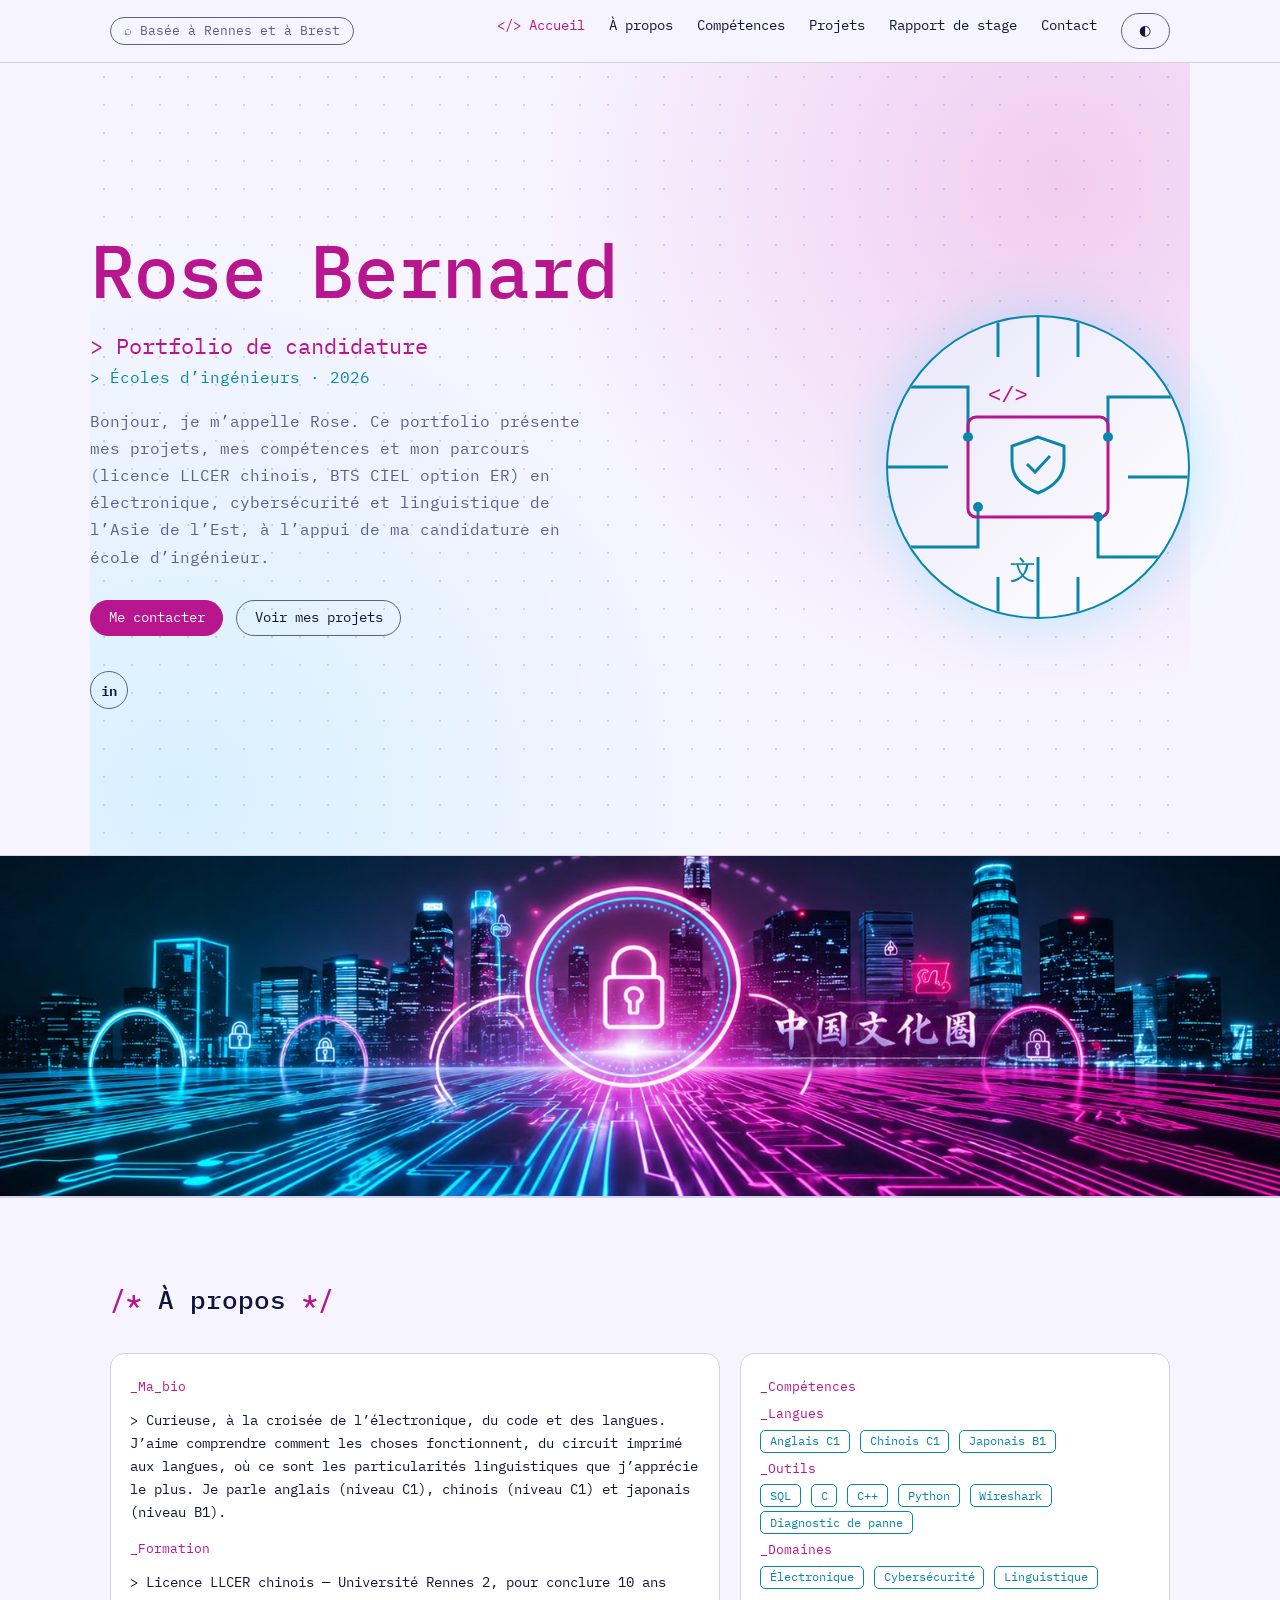
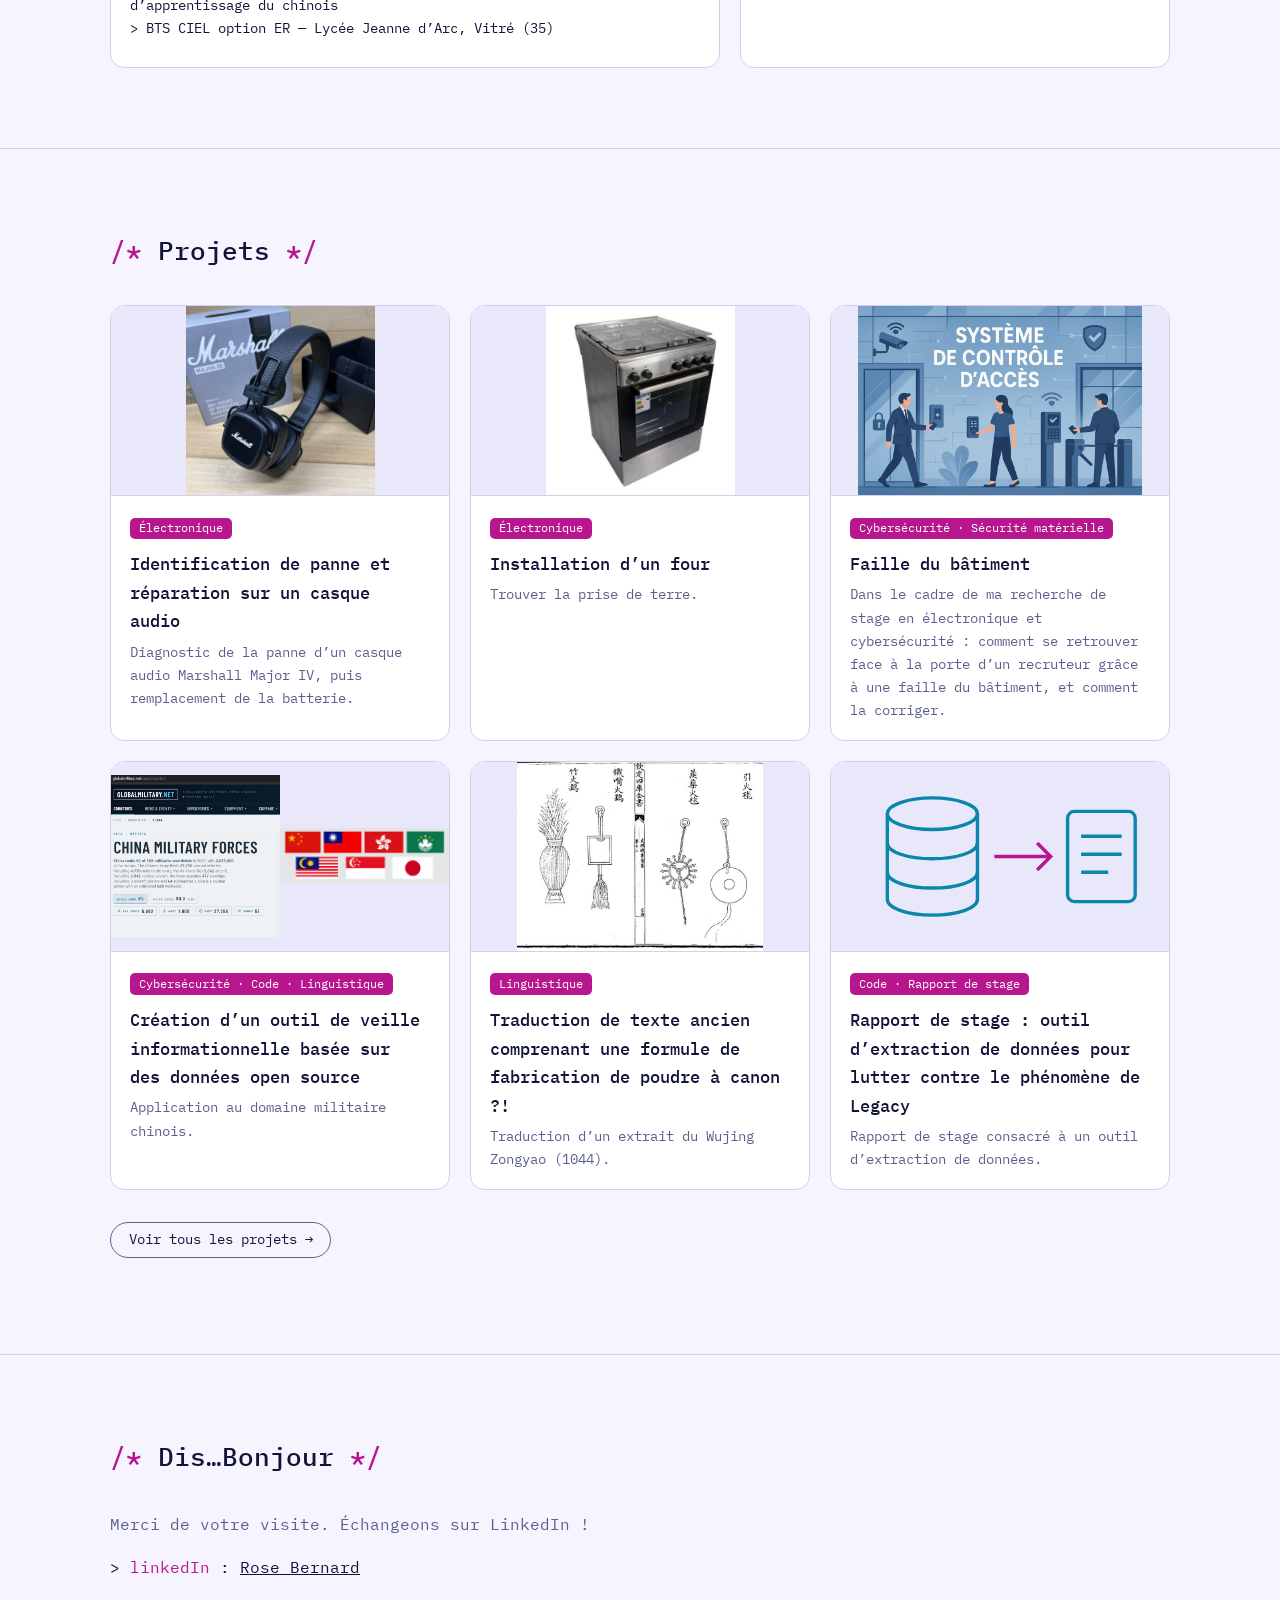
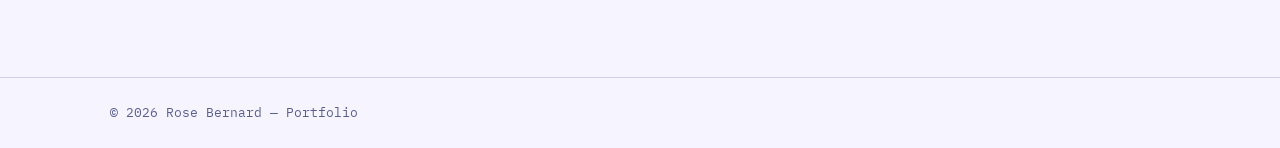
<file: index.html>
<!DOCTYPE html>
<html lang="fr">
<head>
<meta charset="utf-8">
<meta name="viewport" content="width=device-width, initial-scale=1, viewport-fit=cover">
<title>Portfolio – Rose Bernard</title>
<meta name="description" content="Portfolio de candidature de Rose Bernard pour les écoles d’ingénieurs : électronique, cybersécurité et linguistique de l’Asie de l’Est.">
<link href="https://fonts.googleapis.com/css2?family=IBM+Plex+Mono:wght@400;500;600&display=swap" rel="stylesheet">
<link rel="stylesheet" href="style.css">
</head>
<body>
<nav class="navbar">
  <div class="container">
    <span class="pill">⌕ Basée à Rennes et à Brest</span>
    <ul class="navbar-nav"><li><a class="nav-link active" href="index.html">&lt;/&gt; Accueil</a></li><li><a class="nav-link" href="index.html#apropos">À propos</a></li><li><a class="nav-link" href="index.html#competences">Compétences</a></li><li><a class="nav-link" href="projets.html">Projets</a></li><li><a class="nav-link" href="rapport-stage.html">Rapport de stage</a></li><li><a class="nav-link" href="index.html#contact">Contact</a></li>
      <li><button class="btn" id="theme" type="button" aria-label="Changer de thème">◐</button></li>
    </ul>
  </div>
</nav>
<header id="top" class="container hero hero2">
  <div class="hero-grid">
    <div>
      <h1 class="hi"><span class="acc">Rose Bernard</span></h1>
      <div class="role">&gt; Portfolio de candidature</div>
      <div class="yr" style="margin-bottom:1rem">&gt; Écoles d’ingénieurs · 2026</div>
      <p class="mut" style="max-width:520px;margin:0 0 1.8rem">Bonjour, je m’appelle Rose. Ce portfolio présente mes projets, mes compétences et mon parcours (licence LLCER chinois, BTS CIEL option ER) en électronique, cybersécurité et linguistique de l’Asie de l’Est, à l’appui de ma candidature en école d’ingénieur.</p>
      <div style="display:flex;gap:.8rem;flex-wrap:wrap">
        <a class="btn btn-primary" href="#contact">Me contacter</a>
        <a class="btn" href="projets.html">Voir mes projets</a>
      </div>
      <div class="soc"><a href="https://www.linkedin.com/in/rose-bernard-a14404447" target="_blank" rel="noopener" aria-label="LinkedIn">in</a></div>
    </div>
    <div class="ph"><div class="art"><svg viewBox="0 0 300 300" fill="none" stroke-width="3" aria-hidden="true"><g class="s1"><path d="M0 70H80V120M0 150H60M0 230H90V190M300 80H220V120M300 160H240M300 240H210V200M150 0V60M110 0V40M190 0V40M150 300V240M110 300V260M190 300V260"/></g><rect class="s2" x="80" y="100" width="140" height="100" rx="8"/><g class="f1"><circle cx="80" cy="120" r="5"/><circle cx="220" cy="120" r="5"/><circle cx="90" cy="190" r="5"/><circle cx="210" cy="200" r="5"/></g><path class="s1" d="M150 120l-26 9v16c0 15 11 25 26 31 15-6 26-16 26-31v-16z"/><path class="s1" d="M139 147l8 8 15-16"/><text class="t1" x="100" y="85" font-size="22" font-family="monospace">&lt;/&gt;</text><text class="t2" x="122" y="262" font-size="26">文</text></svg></div></div>
  </div>
</header>
<div class="banner"><img src="banniere.jpg" alt="Illustration : cybersécurité et culture chinoise (中国文化圈)" loading="lazy"></div>

<section id="apropos">
  <div class="container">
    <h2>À propos</h2>
    <div class="row">
      <div class="col-md-7">
        <div class="card"><div class="card-body">
          <span class="tag">_Ma_bio</span>
          <p style="margin:.6rem 0;color:var(--tx)">&gt; Curieuse, à la croisée de l’électronique, du code et des langues. J’aime comprendre comment les choses fonctionnent, du circuit imprimé aux langues, où ce sont les particularités linguistiques que j’apprécie le plus. Je parle anglais (niveau C1), chinois (niveau C1) et japonais (niveau B1).</p>
          <span class="tag">_Formation</span>
          <p style="margin:.6rem 0;color:var(--tx)">&gt; Licence LLCER chinois — Université Rennes 2, pour conclure 10 ans d’apprentissage du chinois<br>&gt; BTS CIEL option ER — Lycée Jeanne d’Arc, Vitré (35)</p>
        </div></div>
      </div>
      <div class="col-md-5" id="competences">
        <div class="card"><div class="card-body">
          <span class="tag">_Compétences</span>
          <div class="skills">
          <span class="tag">_Langues</span>
          <div><span class="badge t">Anglais C1</span> <span class="badge t">Chinois C1</span> <span class="badge t">Japonais B1</span></div>
          <span class="tag">_Outils</span>
          <div><span class="badge t">SQL</span> <span class="badge t">C</span> <span class="badge t">C++</span> <span class="badge t">Python</span> <span class="badge t">Wireshark</span> <span class="badge t">Diagnostic de panne</span></div>
          <span class="tag">_Domaines</span>
          <div><span class="badge t">Électronique</span> <span class="badge t">Cybersécurité</span> <span class="badge t">Linguistique</span></div>
        </div>
        </div></div>
      </div>
    </div>
  </div>
</section>

<section id="apercu">
  <div class="container">
    <h2>Projets</h2>
    <div class="row" id="grid">
      <div class="col-md-4" data-c="electronique"><a class="card-link" href="projet-casque.html"><div class="card"><div class="thumb" style="display:flex"><img src="casque-marshall.jpg" alt="Identification de panne et réparation sur un casque audio" loading="lazy"></div><div class="card-body"><span class="badge">Électronique</span><h3>Identification de panne et réparation sur un casque audio</h3><p>Diagnostic de la panne d’un casque audio Marshall Major IV, puis remplacement de la batterie.</p></div></div></a></div>
      <div class="col-md-4" data-c="electronique"><a class="card-link" href="projet-four.html"><div class="card"><div class="thumb" style="display:flex"><img src="four.jpg" alt="Installation d’un four" loading="lazy"></div><div class="card-body"><span class="badge">Électronique</span><h3>Installation d’un four</h3><p>Trouver la prise de terre.</p></div></div></a></div>
      <div class="col-md-4" data-c="cyber"><a class="card-link" href="projet-faille.html"><div class="card"><div class="thumb" style="display:flex"><img src="controle-acces.jpg" alt="Faille du bâtiment" loading="lazy"></div><div class="card-body"><span class="badge">Cybersécurité · Sécurité matérielle</span><h3>Faille du bâtiment</h3><p>Dans le cadre de ma recherche de stage en électronique et cybersécurité : comment se retrouver face à la porte d’un recruteur grâce à une faille du bâtiment, et comment la corriger.</p></div></div></a></div>
      <div class="col-md-4" data-c="code cyber linguistique"><a class="card-link" href="projet-veille.html"><div class="card"><div class="thumb" style="display:flex"><img src="globalmilitary.jpg" alt="Création d’un outil de veille informationnelle basée sur des données open source" loading="lazy"><img src="drapeaux-asie.jpg" alt="Création d’un outil de veille informationnelle basée sur des données open source" loading="lazy"></div><div class="card-body"><span class="badge">Cybersécurité · Code · Linguistique</span><h3>Création d’un outil de veille informationnelle basée sur des données open source</h3><p>Application au domaine militaire chinois.</p></div></div></a></div>
      <div class="col-md-4" data-c="linguistique"><a class="card-link" href="projet-traduction.html"><div class="card"><div class="thumb" style="display:flex"><img src="wujing-illustration.jpg" alt="Illustration du Wujing Zongyao" loading="lazy"></div><div class="card-body"><span class="badge">Linguistique</span><h3>Traduction de texte ancien comprenant une formule de fabrication de poudre à canon ?!</h3><p>Traduction d’un extrait du Wujing Zongyao (1044).</p></div></div></a></div>
      <div class="col-md-4" data-c="code"><a class="card-link" href="rapport-stage.html"><div class="card"><div class="thumb" style="display:flex"><svg viewBox="0 0 300 140" fill="none" stroke-width="3" style="width:100%;height:100%" aria-hidden="true"><g style="stroke:var(--teal)"><path d="M50 32v76c0 8 18 14 40 14s40-6 40-14V32"/><path d="M50 58c0 8 18 14 40 14s40-6 40-14M50 84c0 8 18 14 40 14s40-6 40-14"/><ellipse cx="90" cy="32" rx="40" ry="14"/></g><path style="stroke:var(--acc)" d="M145 70h50m-12-12l12 12-12 12"/><g style="stroke:var(--teal)"><rect x="210" y="30" width="60" height="80" rx="6"/><path d="M222 52h36M222 68h36M222 84h24"/></g></svg></div><div class="card-body"><span class="badge">Code · Rapport de stage</span><h3>Rapport de stage : outil d’extraction de données pour lutter contre le phénomène de Legacy</h3><p>Rapport de stage consacré à un outil d’extraction de données.</p></div></div></a></div>
    </div>
    <p style="margin-top:2rem"><a class="btn" href="projets.html">Voir tous les projets →</a></p>
  </div>
</section>

<section id="contact">
  <div class="container">
    <h2>Dis…Bonjour</h2>
    <p class="mut">Merci de votre visite. Échangeons sur LinkedIn !</p>
    <p>&gt; <span class="acc">linkedIn</span> : <a href="https://www.linkedin.com/in/rose-bernard-a14404447" target="_blank" rel="noopener" style="text-decoration:underline">Rose Bernard</a></p>
  </div>
</section>
<footer><div class="container">© 2026 Rose Bernard — Portfolio</div></footer>
<script src="script.js"></script>
</body>
</html>
</file>
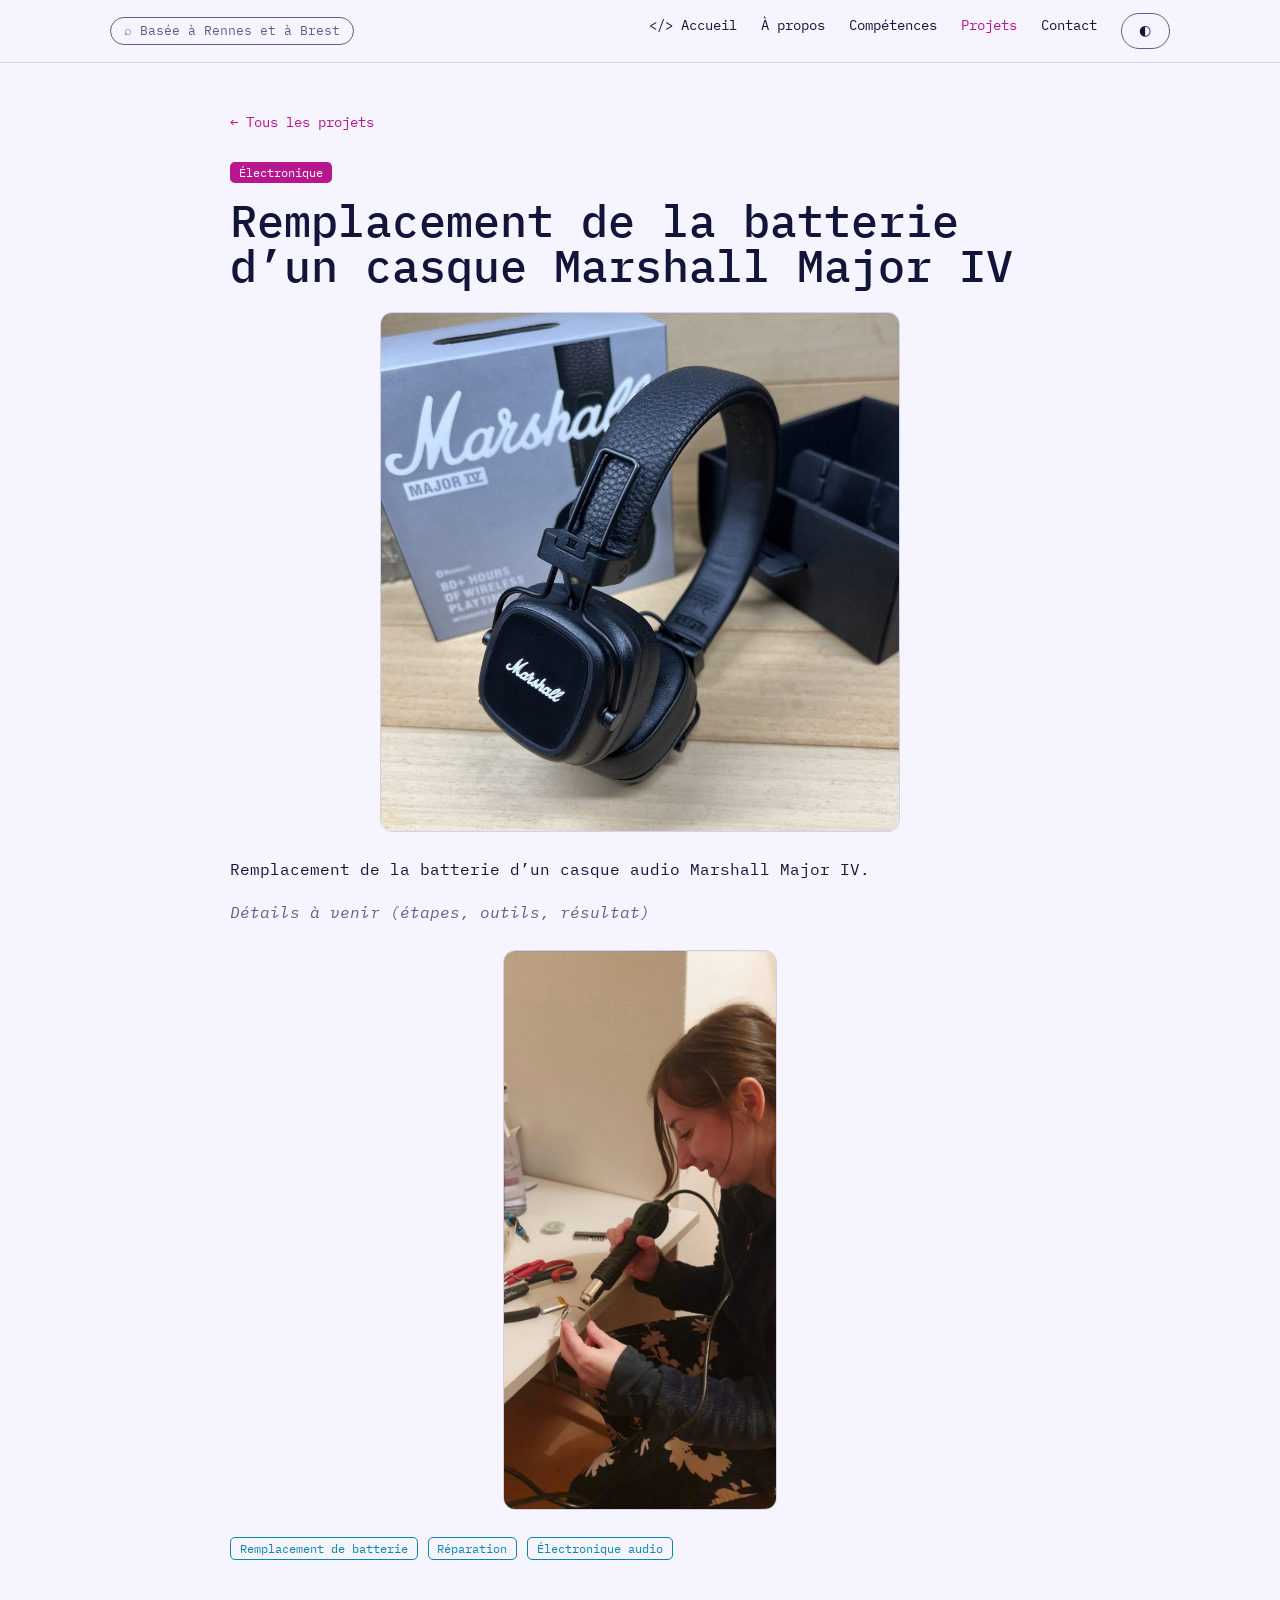
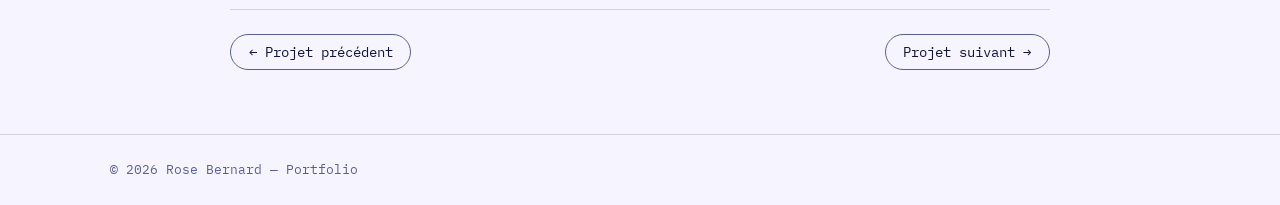
<file: projet-casque.html>
<!DOCTYPE html>
<html lang="fr">
<head>
<meta charset="utf-8">
<meta name="viewport" content="width=device-width, initial-scale=1, viewport-fit=cover">
<title>Remplacement de la batterie d’un casque Marshall Major IV – Rose Bernard</title>
<meta name="description" content="Remplacement de la batterie d’un casque audio Marshall Major IV.">
<link href="https://fonts.googleapis.com/css2?family=IBM+Plex+Mono:wght@400;500;600&display=swap" rel="stylesheet">
<link rel="stylesheet" href="style.css">
</head>
<body>
<nav class="navbar">
  <div class="container">
    <span class="pill">⌕ Basée à Rennes et à Brest</span>
    <ul class="navbar-nav"><li><a class="nav-link" href="index.html">&lt;/&gt; Accueil</a></li><li><a class="nav-link" href="index.html#apropos">À propos</a></li><li><a class="nav-link" href="index.html#competences">Compétences</a></li><li><a class="nav-link active" href="projets.html">Projets</a></li><li><a class="nav-link" href="index.html#contact">Contact</a></li>
      <li><button class="btn" id="theme" type="button" aria-label="Changer de thème">◐</button></li>
    </ul>
  </div>
</nav>
<main class="container" style="padding:3rem 1.25rem 4rem;max-width:860px">
  <div class="crumb"><a class="acc" href="projets.html">← Tous les projets</a></div>
  <span class="badge">Électronique</span>
  <h1 style="font-size:clamp(1.8rem,5vw,2.8rem);margin:.8rem 0">Remplacement de la batterie d’un casque Marshall Major IV</h1>
  <div class="pcover"><img src="casque-marshall.jpg" alt="Remplacement de la batterie d’un casque Marshall Major IV" loading="lazy"></div>
  <p>Remplacement de la batterie d’un casque audio Marshall Major IV.</p>
  <p class="mut"><em>Détails à venir (étapes, outils, résultat)</em></p>
  <img class="inl" src="atelier-casque.jpg" alt="Remplacement de la batterie d’un casque Marshall Major IV" loading="lazy">
  <div><span class="badge t">Remplacement de batterie</span> <span class="badge t">Réparation</span> <span class="badge t">Électronique audio</span></div>
  <p class="mut" style="font-size:.8rem"></p>
  <div class="pnav"><a class="btn" href="projet-veille.html">← Projet précédent</a><a class="btn" href="projet-four.html">Projet suivant →</a></div>
</main>
<footer><div class="container">© 2026 Rose Bernard — Portfolio</div></footer>
<script src="script.js"></script>
</body>
</html>
</file>
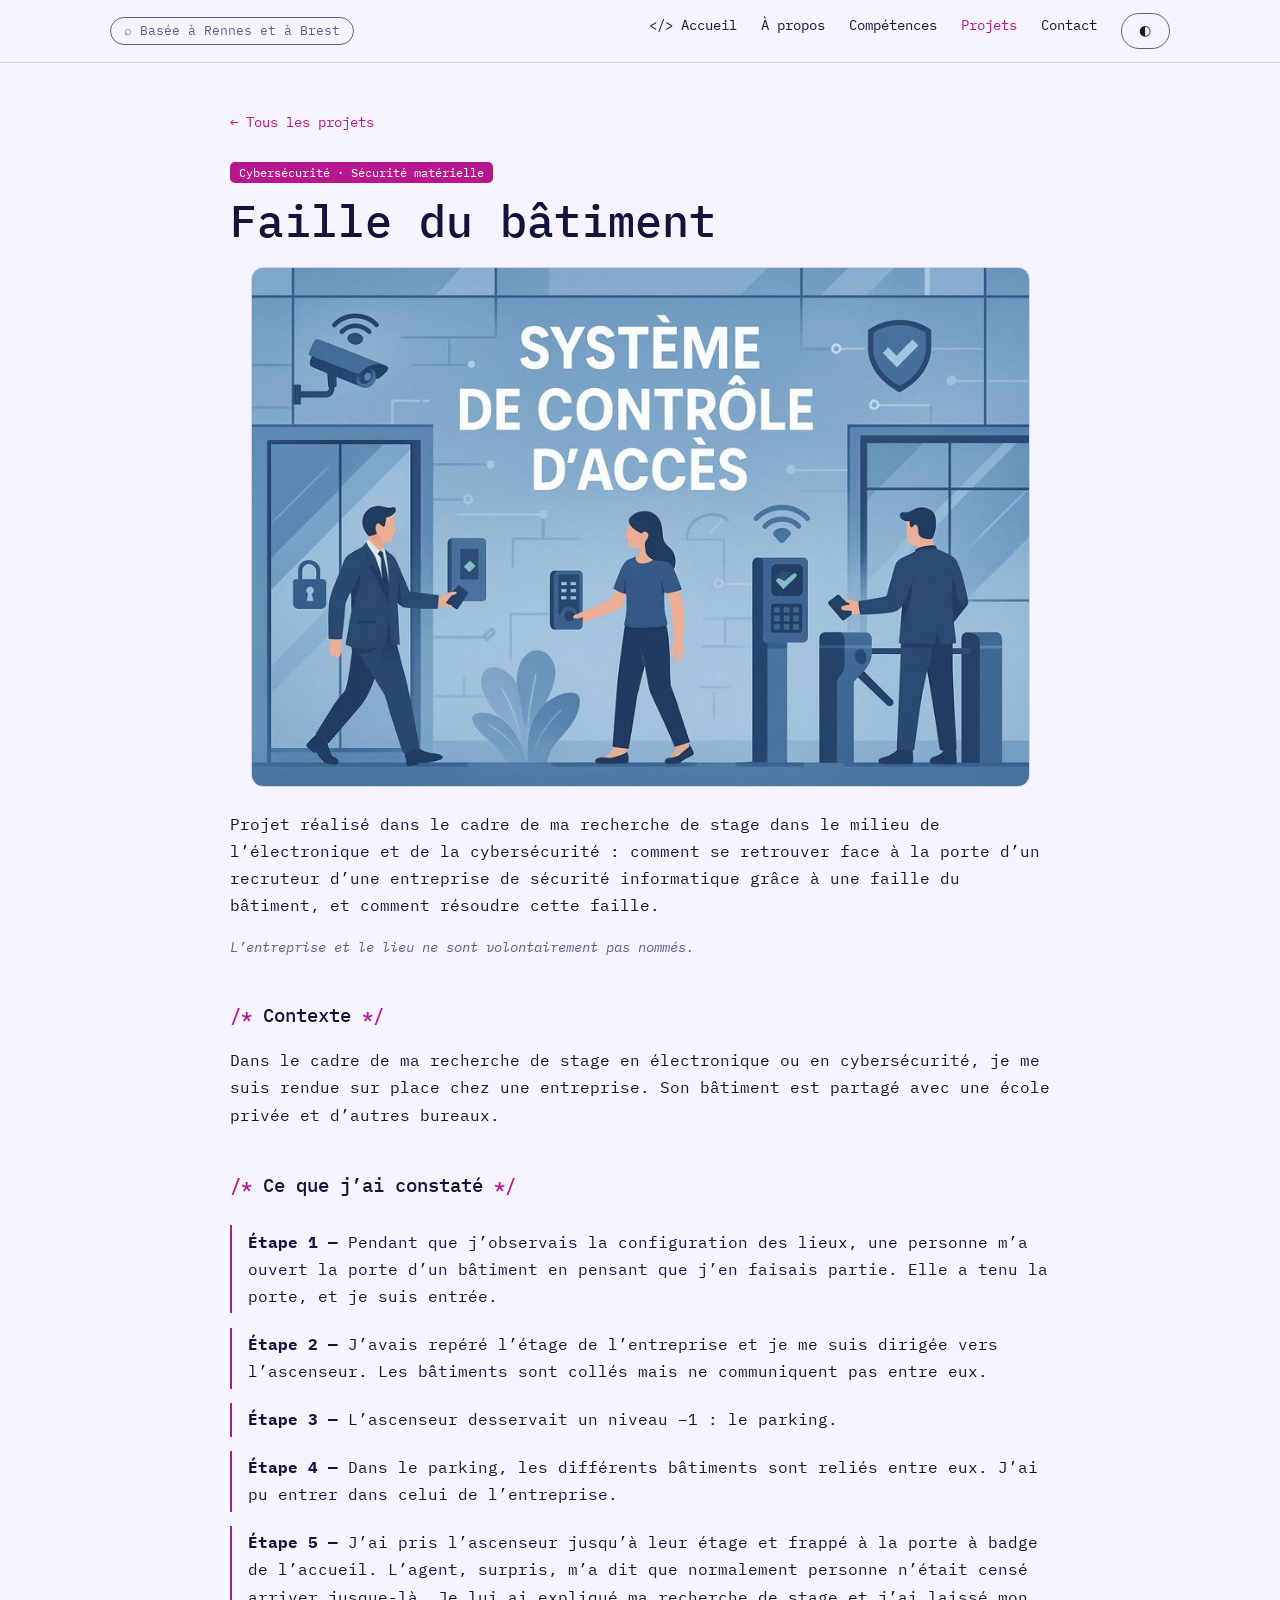
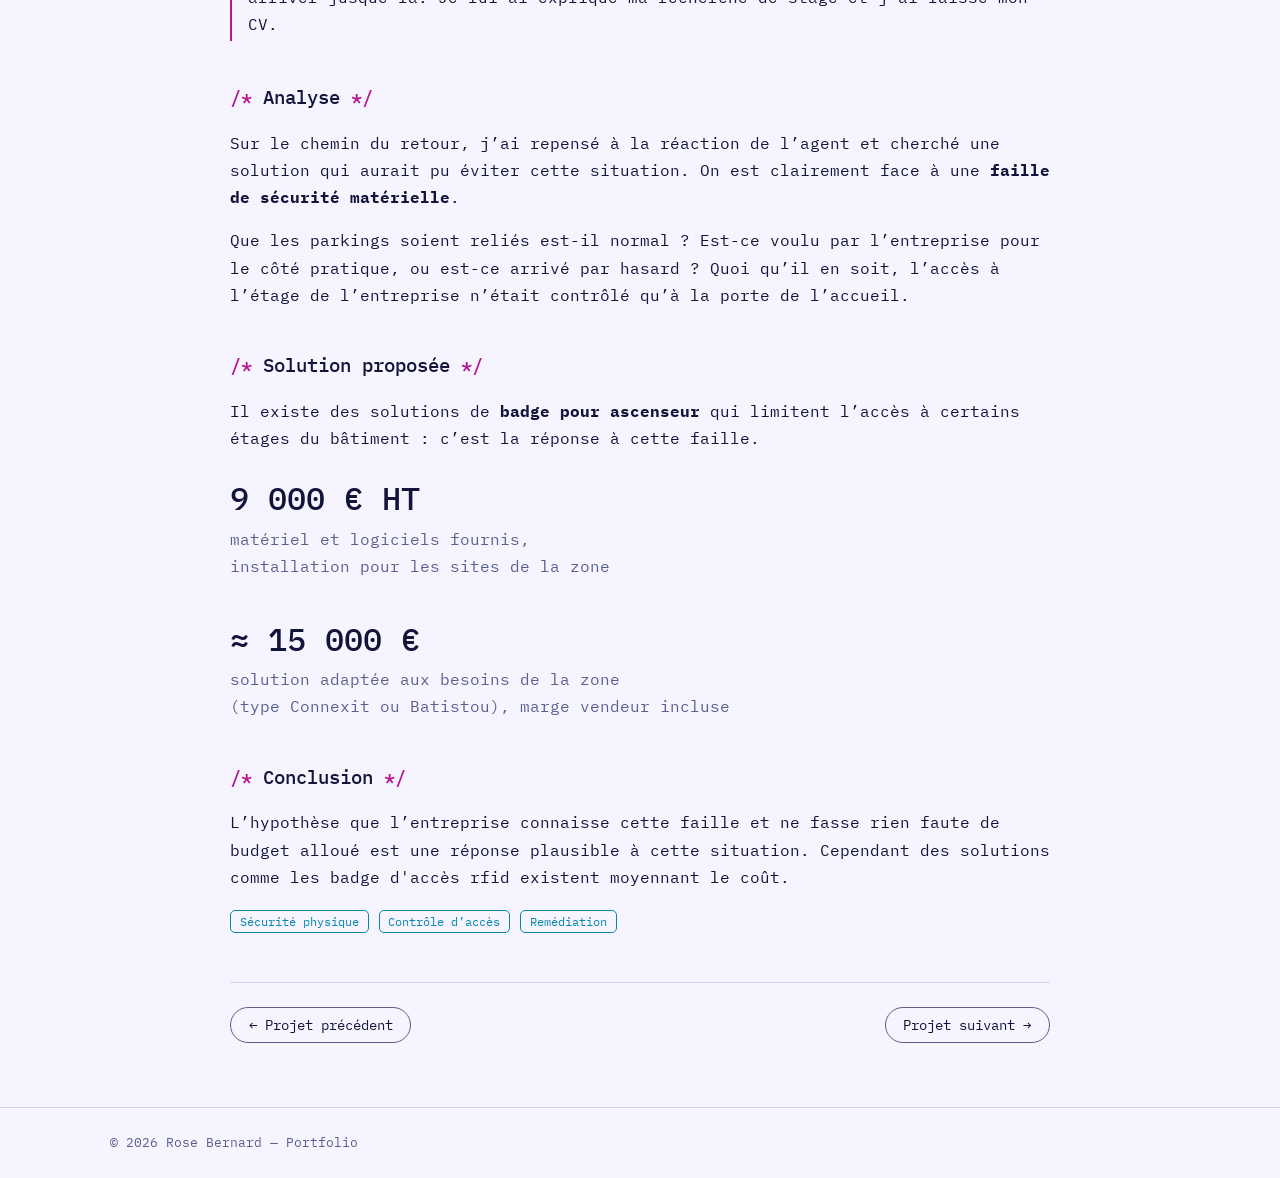
<file: projet-faille.html>
<!DOCTYPE html>
<html lang="fr">
<head>
<meta charset="utf-8">
<meta name="viewport" content="width=device-width, initial-scale=1, viewport-fit=cover">
<title>Faille de bâtiment – Rose Bernard</title>
<meta name="description" content="Projet réalisé dans le cadre de ma recherche de stage dans le milieu de l’électronique et de la cybersécurité : comment se retrouver face à la porte d’un recruteur d’une entreprise de sécurité informatique grâce à une faille du bâtiment, et comment résoudre cette faille.">
<link href="https://fonts.googleapis.com/css2?family=IBM+Plex+Mono:wght@400;500;600&display=swap" rel="stylesheet">
<link rel="stylesheet" href="style.css">
</head>
<body>
<nav class="navbar">
  <div class="container">
    <span class="pill">⌕ Basée à Rennes et à Brest</span>
    <ul class="navbar-nav"><li><a class="nav-link" href="index.html">&lt;/&gt; Accueil</a></li><li><a class="nav-link" href="index.html#apropos">À propos</a></li><li><a class="nav-link" href="index.html#competences">Compétences</a></li><li><a class="nav-link active" href="projets.html">Projets</a></li><li><a class="nav-link" href="index.html#contact">Contact</a></li>
      <li><button class="btn" id="theme" type="button" aria-label="Changer de thème">◐</button></li>
    </ul>
  </div>
</nav>
<main class="container" style="padding:3rem 1.25rem 4rem;max-width:860px">
  <div class="crumb"><a class="acc" href="projets.html">← Tous les projets</a></div>
  <span class="badge">Cybersécurité · Sécurité matérielle</span>
  <h1 style="font-size:clamp(1.8rem,5vw,2.8rem);margin:.8rem 0">Faille du bâtiment</h1>
  <div class="pcover"><img src="controle-acces.jpg" alt="Faille du bâtiment" loading="lazy"></div>
  <p>Projet réalisé dans le cadre de ma recherche de stage dans le milieu de l’électronique et de la cybersécurité : comment se retrouver face à la porte d’un recruteur d’une entreprise de sécurité informatique grâce à une faille du bâtiment, et comment résoudre cette faille.</p>
  <p class="mut" style="font-size:.85rem"><em>L’entreprise et le lieu ne sont volontairement pas nommés.</em></p>
  <h2 style="font-size:1.2rem;margin:2.5rem 0 1rem">Contexte</h2>
  <p>Dans le cadre de ma recherche de stage en électronique ou en cybersécurité, je me suis rendue sur place chez une entreprise. Son bâtiment est partagé avec une école privée et d’autres bureaux.</p>
  <h2 style="font-size:1.2rem;margin:2.5rem 0 1rem">Ce que j’ai constaté</h2>
  <ul class="steps">
    <li><strong>Étape 1 —</strong> Pendant que j’observais la configuration des lieux, une personne m’a ouvert la porte d’un bâtiment en pensant que j’en faisais partie. Elle a tenu la porte, et je suis entrée.</li>
    <li><strong>Étape 2 —</strong> J’avais repéré l’étage de l’entreprise et je me suis dirigée vers l’ascenseur. Les bâtiments sont collés mais ne communiquent pas entre eux.</li>
    <li><strong>Étape 3 —</strong> L’ascenseur desservait un niveau −1 : le parking.</li>
    <li><strong>Étape 4 —</strong> Dans le parking, les différents bâtiments sont reliés entre eux. J’ai pu entrer dans celui de l’entreprise.</li>
    <li><strong>Étape 5 —</strong> J’ai pris l’ascenseur jusqu’à leur étage et frappé à la porte à badge de l’accueil. L’agent, surpris, m’a dit que normalement personne n’était censé arriver jusque-là. Je lui ai expliqué ma recherche de stage et j’ai laissé mon CV.</li>
  </ul>
  <h2 style="font-size:1.2rem;margin:2.5rem 0 1rem">Analyse</h2>
  <p>Sur le chemin du retour, j’ai repensé à la réaction de l’agent et cherché une solution qui aurait pu éviter cette situation. On est clairement face à une <strong>faille de sécurité matérielle</strong>.</p>
  <p>Que les parkings soient reliés est-il normal ? Est-ce voulu par l’entreprise pour le côté pratique, ou est-ce arrivé par hasard ? Quoi qu’il en soit, l’accès à l’étage de l’entreprise n’était contrôlé qu’à la porte de l’accueil.</p>
  <h2 style="font-size:1.2rem;margin:2.5rem 0 1rem">Solution proposée</h2>
  <p>Il existe des solutions de <strong>badge pour ascenseur</strong> qui limitent l’accès à certains étages du bâtiment : c’est la réponse à cette faille.</p>
  <div class="stats" style="margin:1.2rem 0">
    <div><div class="big">9 000 € HT</div><span class="mut">matériel et logiciels fournis,<br>installation pour les sites de la zone</span></div>
    <div><div class="big">≈ 15 000 €</div><span class="mut">solution adaptée aux besoins de la zone<br>(type Connexit ou Batistou), marge vendeur incluse</span></div>
  </div>
  <h2 style="font-size:1.2rem;margin:2.5rem 0 1rem">Conclusion</h2>
  <p>L’hypothèse que l’entreprise connaisse cette faille et ne fasse rien faute de budget alloué est une réponse plausible à cette situation. Cependant des solutions comme les badge d'accès rfid existent moyennant le coût.</p>
  
  <div><span class="badge t">Sécurité physique</span> <span class="badge t">Contrôle d’accès</span> <span class="badge t">Remédiation</span></div>
  <p class="mut" style="font-size:.8rem"></p>
  <div class="pnav"><a class="btn" href="projet-four.html">← Projet précédent</a><a class="btn" href="projet-veille.html">Projet suivant →</a></div>
</main>
<footer><div class="container">© 2026 Rose Bernard — Portfolio</div></footer>
<script src="script.js"></script>
</body>
</html>
</file>
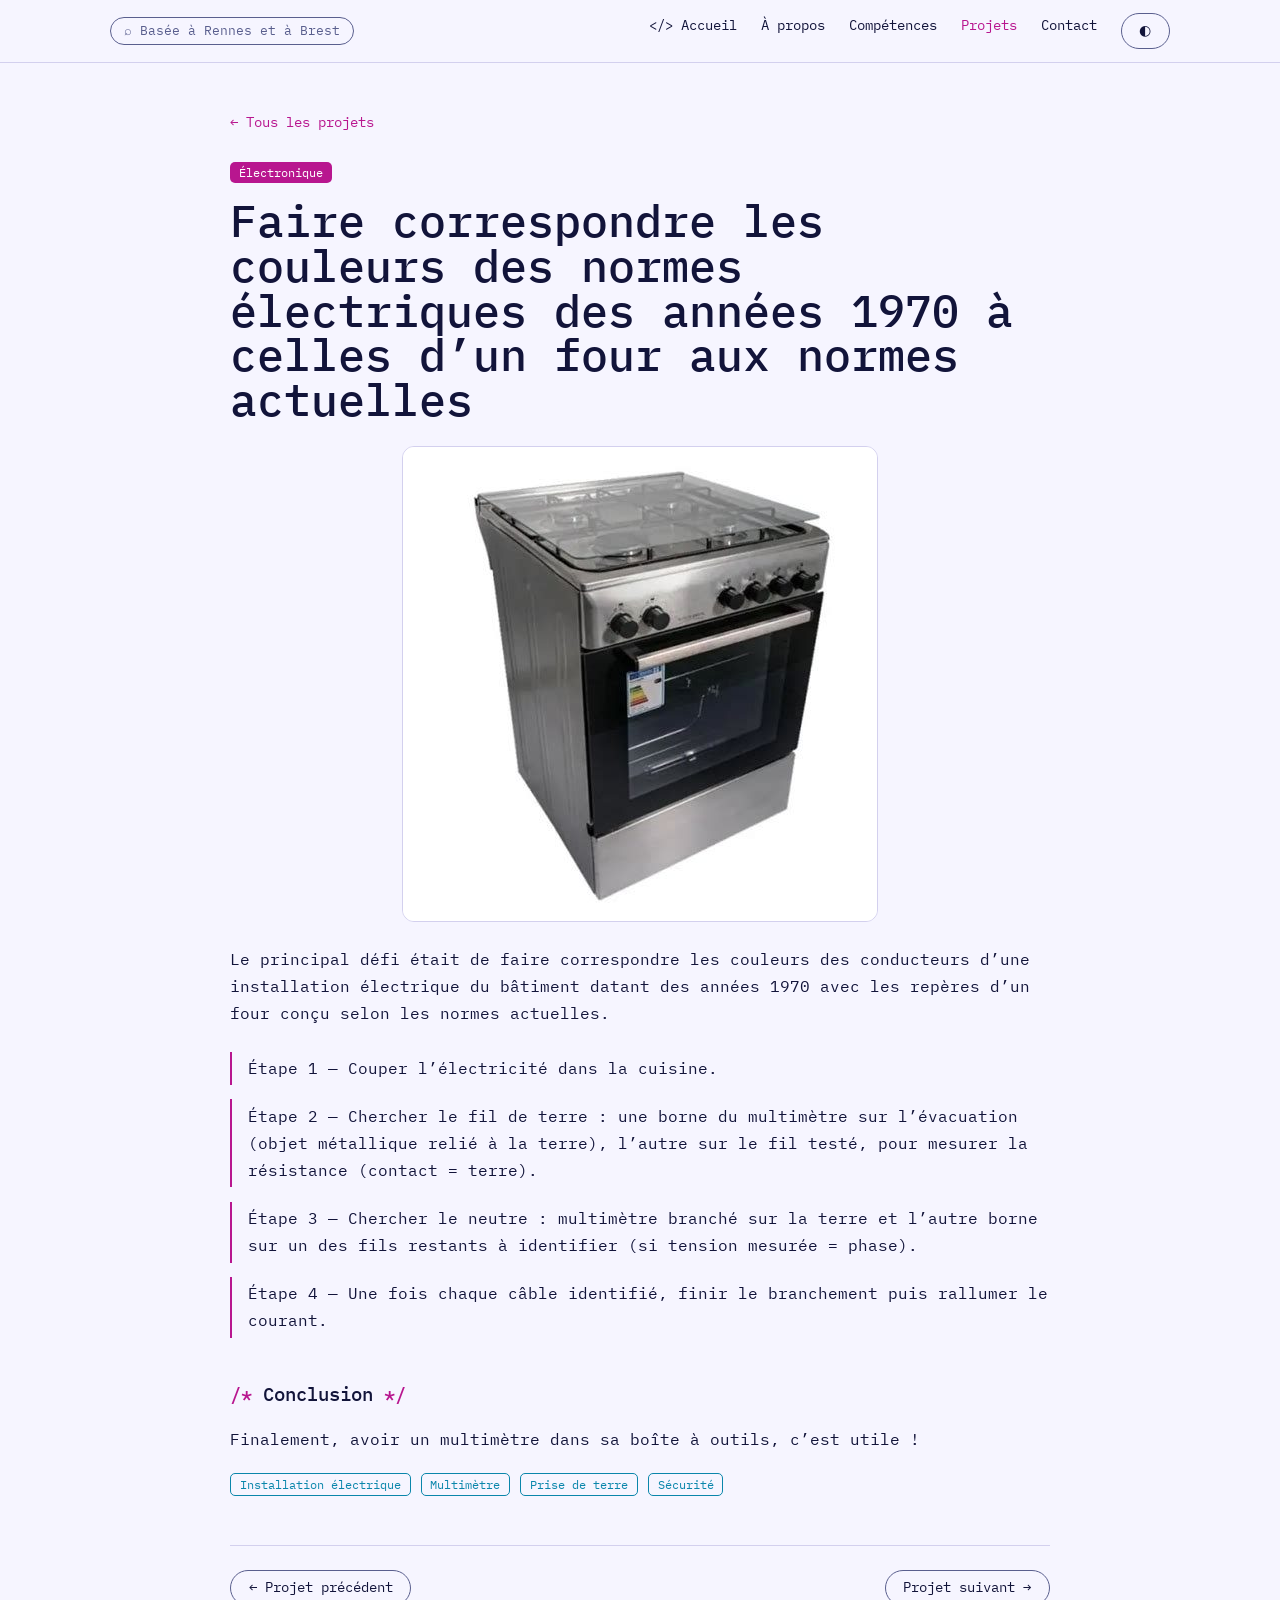
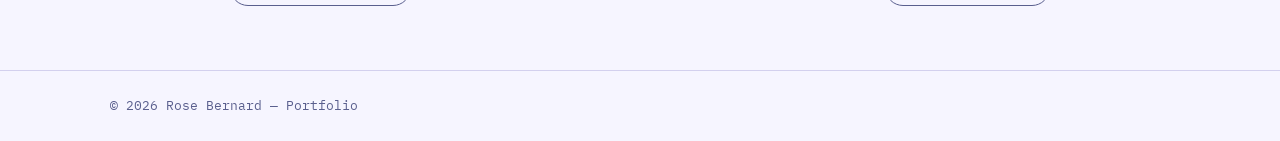
<file: projet-four.html>
<!DOCTYPE html>
<html lang="fr">
<head>
<meta charset="utf-8">
<meta name="viewport" content="width=device-width, initial-scale=1, viewport-fit=cover">
<title>Faire correspondre les normes électriques des années 1970 à celles d’un four aux normes actuelles – Rose Bernard</title>
<meta name="description" content="Installation d’un four : faire correspondre les couleurs d’une installation électrique des années 1970 aux repères d’un four aux normes actuelles.">
<link href="https://fonts.googleapis.com/css2?family=IBM+Plex+Mono:wght@400;500;600&display=swap" rel="stylesheet">
<link rel="stylesheet" href="style.css">
</head>
<body>
<nav class="navbar">
  <div class="container">
    <span class="pill">⌕ Basée à Rennes et à Brest</span>
    <ul class="navbar-nav"><li><a class="nav-link" href="index.html">&lt;/&gt; Accueil</a></li><li><a class="nav-link" href="index.html#apropos">À propos</a></li><li><a class="nav-link" href="index.html#competences">Compétences</a></li><li><a class="nav-link active" href="projets.html">Projets</a></li><li><a class="nav-link" href="index.html#contact">Contact</a></li>
      <li><button class="btn" id="theme" type="button" aria-label="Changer de thème">◐</button></li>
    </ul>
  </div>
</nav>
<main class="container" style="padding:3rem 1.25rem 4rem;max-width:860px">
  <div class="crumb"><a class="acc" href="projets.html">← Tous les projets</a></div>
  <span class="badge">Électronique</span>
  <h1 style="font-size:clamp(1.8rem,5vw,2.8rem);margin:.8rem 0">Faire correspondre les couleurs des normes électriques des années 1970 à celles d’un four aux normes actuelles</h1>
  <div class="pcover"><img src="four.jpg" alt="Installation d’un four" loading="lazy"></div>
  <p>Le principal défi était de faire correspondre les couleurs des conducteurs d’une installation électrique du bâtiment datant des années 1970 avec les repères d’un four conçu selon les normes actuelles.</p>
  <ul class="steps"><li>Étape 1 — Couper l’électricité dans la cuisine.</li><li>Étape 2 — Chercher le fil de terre : une borne du multimètre sur l’évacuation (objet métallique relié à la terre), l’autre sur le fil testé, pour mesurer la résistance (contact = terre).</li><li>Étape 3 — Chercher le neutre : multimètre branché sur la terre et l’autre borne sur un des fils restants à identifier (si tension mesurée = phase).</li><li>Étape 4 — Une fois chaque câble identifié, finir le branchement puis rallumer le courant.</li></ul>
  
  <h2 style="font-size:1.2rem;margin:2.5rem 0 1rem">Conclusion</h2>
  <p>Finalement, avoir un multimètre dans sa boîte à outils, c’est utile !</p>

  <div><span class="badge t">Installation électrique</span> <span class="badge t">Multimètre</span> <span class="badge t">Prise de terre</span> <span class="badge t">Sécurité</span></div>
  <p class="mut" style="font-size:.8rem"></p>
  <div class="pnav"><a class="btn" href="projet-casque.html">← Projet précédent</a><a class="btn" href="projet-faille.html">Projet suivant →</a></div>
</main>
<footer><div class="container">© 2026 Rose Bernard — Portfolio</div></footer>
<script src="script.js"></script>
</body>
</html>
</file>
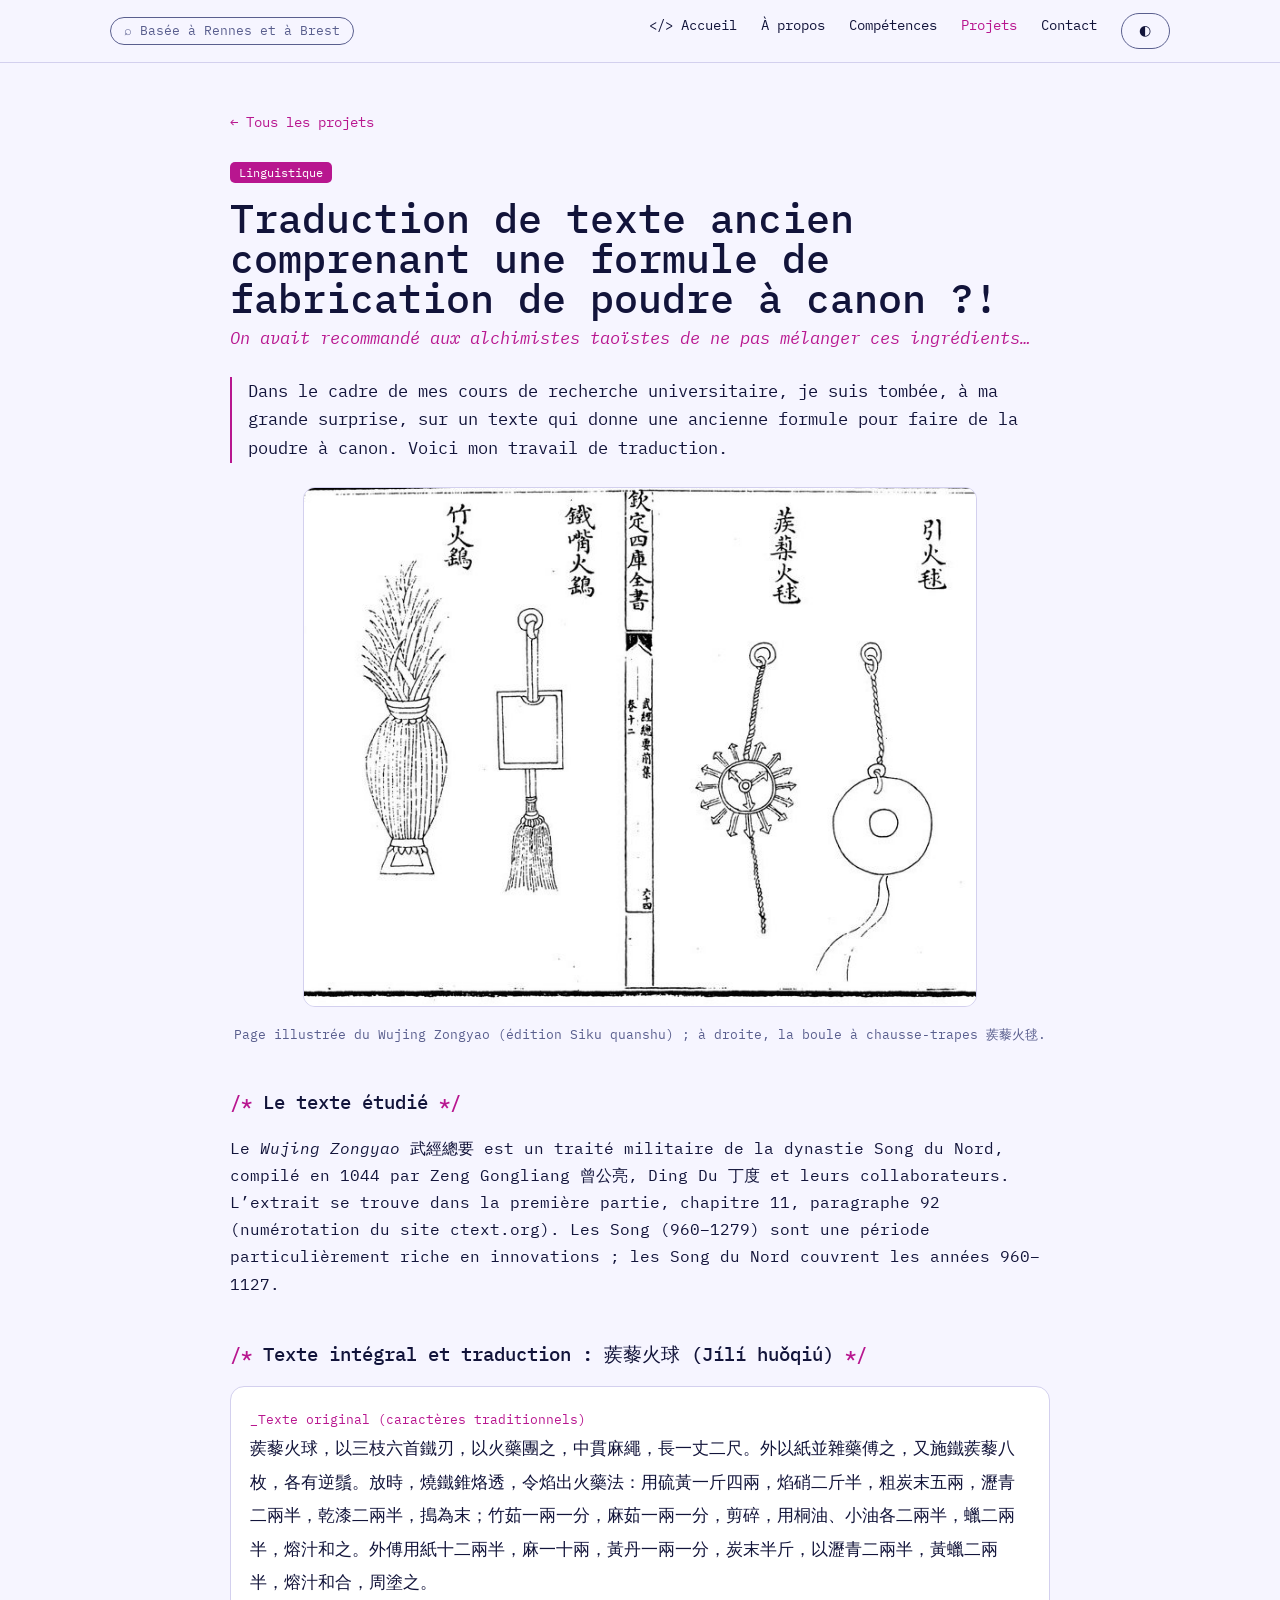
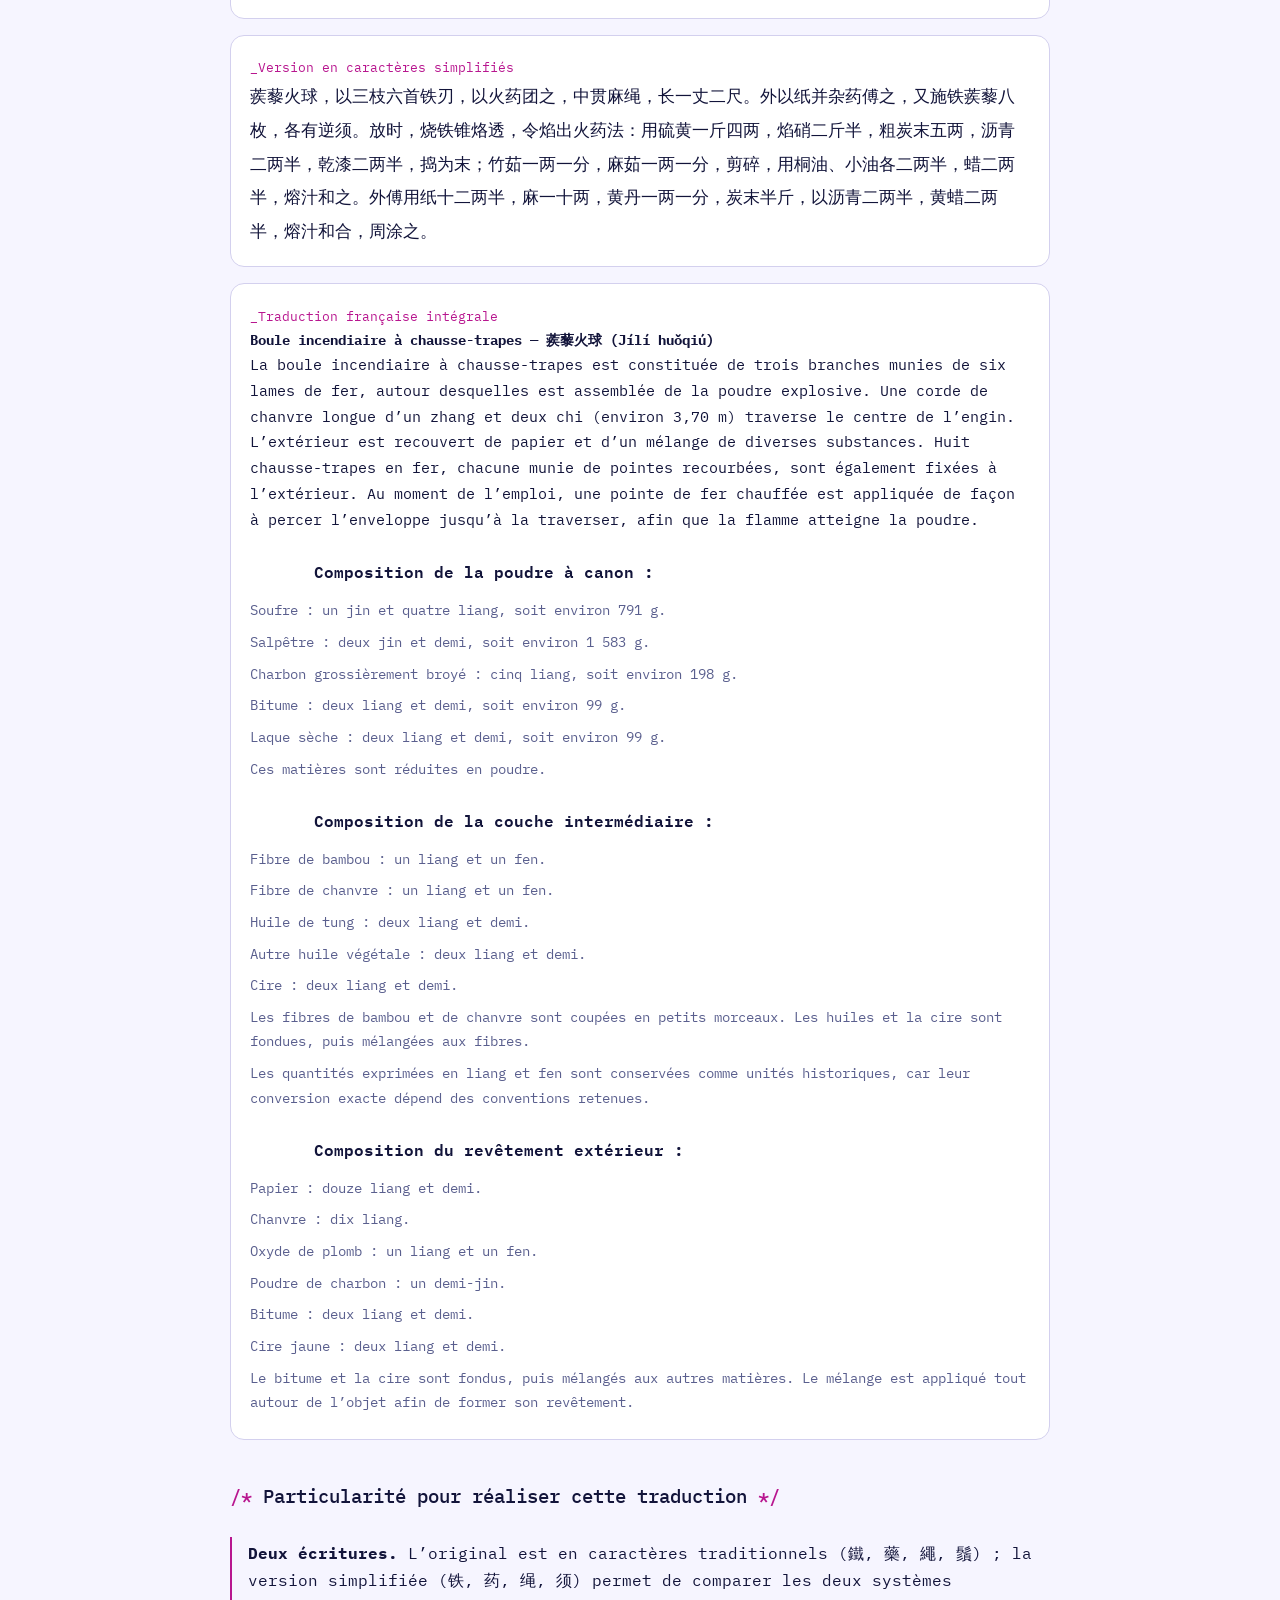
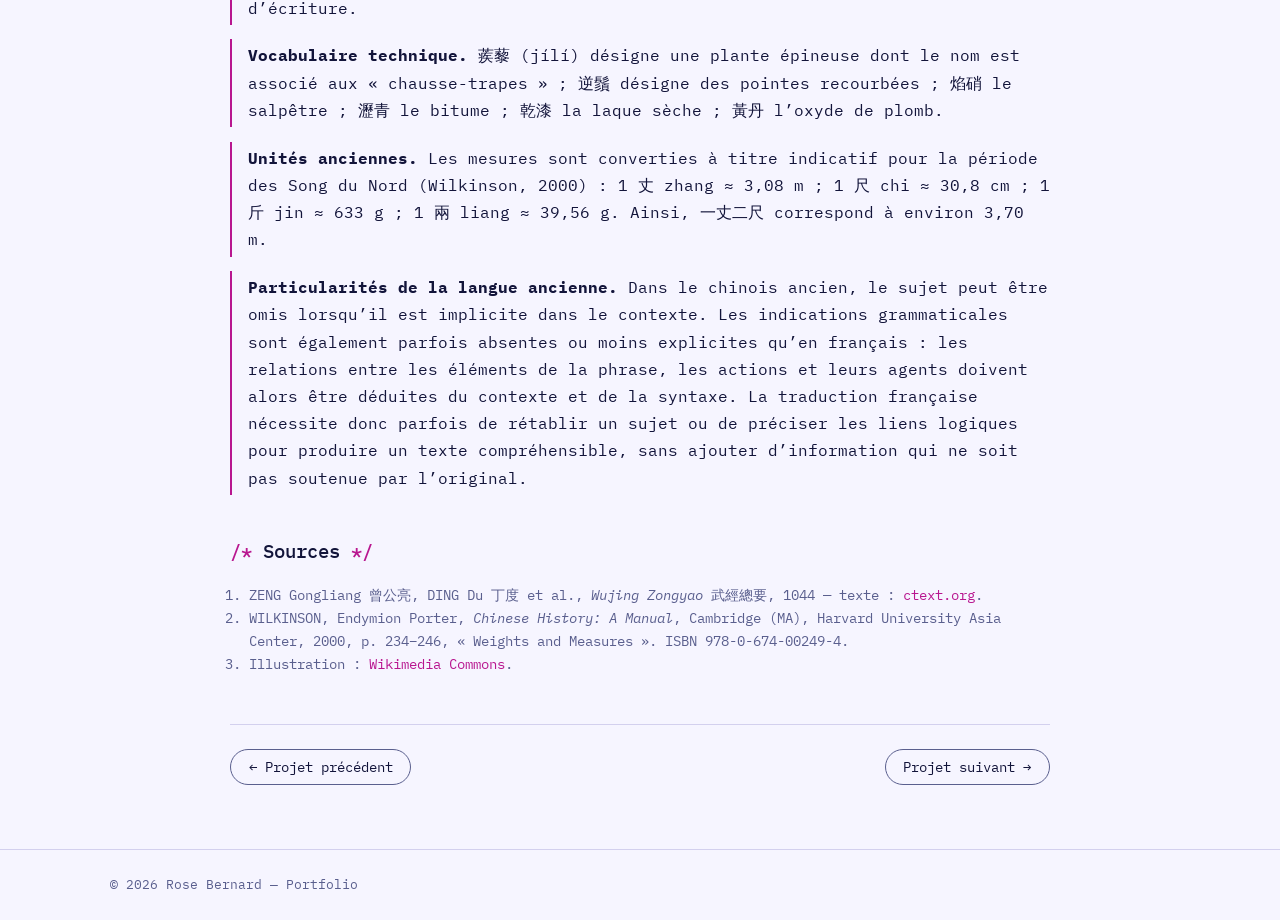
<file: projet-traduction.html>
<!DOCTYPE html>
<html lang="fr">
<head>
<meta charset="utf-8">
<meta name="viewport" content="width=device-width, initial-scale=1, viewport-fit=cover">
<title>Traduction de texte ancien comprenant une formule de fabrication de poudre à canon ?! – Rose Bernard</title>
<meta name="description" content="Traduction d’un extrait du Wujing Zongyao (1044), traité militaire des Song du Nord : travail de linguistique chinois-français.">
<link href="https://fonts.googleapis.com/css2?family=IBM+Plex+Mono:wght@400;500;600&display=swap" rel="stylesheet">
<link rel="stylesheet" href="style.css">
</head>
<body>
<nav class="navbar">
  <div class="container">
    <span class="pill">⌕ Basée à Rennes et à Brest</span>
    <ul class="navbar-nav"><li><a class="nav-link" href="index.html">&lt;/&gt; Accueil</a></li><li><a class="nav-link" href="index.html#apropos">À propos</a></li><li><a class="nav-link" href="index.html#competences">Compétences</a></li><li><a class="nav-link active" href="projets.html">Projets</a></li><li><a class="nav-link" href="index.html#contact">Contact</a></li>
      <li><button class="btn" id="theme" type="button" aria-label="Changer de thème">◐</button></li>
    </ul>
  </div>
</nav>
<main class="container" style="padding:3rem 1.25rem 4rem;max-width:860px">
  <div class="crumb"><a class="acc" href="projets.html">← Tous les projets</a></div>
  <span class="badge">Linguistique</span>
  <h1 style="font-size:clamp(1.6rem,4.5vw,2.5rem);margin:.8rem 0 .4rem">Traduction de texte ancien comprenant une formule de fabrication de poudre à canon ?!</h1>
  <p class="role" style="margin:0 0 1.5rem;font-size:1.05rem"><em>On avait recommandé aux alchimistes taoïstes de ne pas mélanger ces ingrédients…</em></p>
  <p style="border-left:2px solid var(--acc);padding-left:1rem;font-size:1.05rem">Dans le cadre de mes cours de recherche universitaire, je suis tombée, à ma grande surprise, sur un texte qui donne une ancienne formule pour faire de la poudre à canon. Voici mon travail de traduction.</p>
  <div class="pcover"><img src="wujing-illustration.jpg" alt="Page illustrée du Wujing Zongyao avec la boule incendiaire à chausse-trapes"></div>
  <p class="mut" style="font-size:.8rem;text-align:center;margin-top:-.4rem">Page illustrée du Wujing Zongyao (édition Siku quanshu) ; à droite, la boule à chausse-trapes 蒺藜火毬.</p>
  <h2 style="font-size:1.2rem;margin:2.5rem 0 1rem">Le texte étudié</h2>
  <p>Le <em>Wujing Zongyao</em> 武經總要 est un traité militaire de la dynastie Song du Nord, compilé en 1044 par Zeng Gongliang 曾公亮, Ding Du 丁度 et leurs collaborateurs. L’extrait se trouve dans la première partie, chapitre 11, paragraphe 92 (numérotation du site ctext.org). Les Song (960–1279) sont une période particulièrement riche en innovations ; les Song du Nord couvrent les années 960–1127.</p>
  <h2 style="font-size:1.2rem;margin:2.5rem 0 1rem">Texte intégral et traduction : 蒺藜火球 (Jílí huǒqiú)</h2>
  <div class="card" style="height:auto;margin-bottom:1rem"><div class="card-body"><span class="tag">_Texte original (caractères traditionnels)</span><p lang="zh-Hant" style="font-size:1.05rem;line-height:2;color:var(--tx)">蒺藜火球，以三枝六首鐵刃，以火藥團之，中貫麻繩，長一丈二尺。外以紙並雜藥傅之，又施鐵蒺藜八枚，各有逆鬚。放時，燒鐵錐烙透，令焰出火藥法：用硫黃一斤四兩，焰硝二斤半，粗炭末五兩，瀝青二兩半，乾漆二兩半，搗為末；竹茹一兩一分，麻茹一兩一分，剪碎，用桐油、小油各二兩半，蠟二兩半，熔汁和之。外傅用紙十二兩半，麻一十兩，黃丹一兩一分，炭末半斤，以瀝青二兩半，黃蠟二兩半，熔汁和合，周塗之。</p></div></div>
  <div class="card" style="height:auto;margin-bottom:1rem"><div class="card-body"><span class="tag">_Version en caractères simplifiés</span><p lang="zh-Hans" style="font-size:1.05rem;line-height:2;color:var(--tx)">蒺藜火球，以三枝六首铁刃，以火药团之，中贯麻绳，长一丈二尺。外以纸并杂药傅之，又施铁蒺藜八枚，各有逆须。放时，烧铁锥烙透，令焰出火药法：用硫黄一斤四两，焰硝二斤半，粗炭末五两，沥青二两半，乾漆二两半，捣为末；竹茹一两一分，麻茹一两一分，剪碎，用桐油、小油各二两半，蜡二两半，熔汁和之。外傅用纸十二两半，麻一十两，黄丹一两一分，炭末半斤，以沥青二两半，黄蜡二两半，熔汁和合，周涂之。</p></div></div>
  <div class="card" style="height:auto;margin-bottom:1rem"><div class="card-body"><span class="tag">_Traduction française intégrale</span>
    <p style="color:var(--tx)"><strong>Boule incendiaire à chausse-trapes — 蒺藜火球 (Jílí huǒqiú)</strong></p>
    <p style="color:var(--tx);font-size:.95rem">La boule incendiaire à chausse-trapes est constituée de trois branches munies de six lames de fer, autour desquelles est assemblée de la poudre explosive. Une corde de chanvre longue d’un zhang et deux chi (environ 3,70 m) traverse le centre de l’engin. L’extérieur est recouvert de papier et d’un mélange de diverses substances. Huit chausse-trapes en fer, chacune munie de pointes recourbées, sont également fixées à l’extérieur. Au moment de l’emploi, une pointe de fer chauffée est appliquée de façon à percer l’enveloppe jusqu’à la traverser, afin que la flamme atteigne la poudre.</p>
    <div style="color:var(--tx);font-size:.95rem;line-height:1.8">
      <h3 style="font-size:1rem;font-weight:600;margin:1.6rem 0 .7rem 4rem">Composition de la poudre à canon :</h3>
      <p style="margin:.45rem 0">Soufre : un jin et quatre liang, soit environ 791 g.</p>
      <p style="margin:.45rem 0">Salpêtre : deux jin et demi, soit environ 1 583 g.</p>
      <p style="margin:.45rem 0">Charbon grossièrement broyé : cinq liang, soit environ 198 g.</p>
      <p style="margin:.45rem 0">Bitume : deux liang et demi, soit environ 99 g.</p>
      <p style="margin:.45rem 0">Laque sèche : deux liang et demi, soit environ 99 g.</p>
      <p style="margin:.45rem 0 1.5rem">Ces matières sont réduites en poudre.</p>

      <h3 style="font-size:1rem;font-weight:600;margin:1.6rem 0 .7rem 4rem">Composition de la couche intermédiaire :</h3>
      <p style="margin:.45rem 0">Fibre de bambou : un liang et un fen.</p>
      <p style="margin:.45rem 0">Fibre de chanvre : un liang et un fen.</p>
      <p style="margin:.45rem 0">Huile de tung : deux liang et demi.</p>
      <p style="margin:.45rem 0">Autre huile végétale : deux liang et demi.</p>
      <p style="margin:.45rem 0">Cire : deux liang et demi.</p>
      <p style="margin:.45rem 0">Les fibres de bambou et de chanvre sont coupées en petits morceaux. Les huiles et la cire sont fondues, puis mélangées aux fibres.</p>
      <p style="margin:.45rem 0 1.5rem">Les quantités exprimées en liang et fen sont conservées comme unités historiques, car leur conversion exacte dépend des conventions retenues.</p>

      <h3 style="font-size:1rem;font-weight:600;margin:1.6rem 0 .7rem 4rem">Composition du revêtement extérieur :</h3>
      <p style="margin:.45rem 0">Papier : douze liang et demi.</p>
      <p style="margin:.45rem 0">Chanvre : dix liang.</p>
      <p style="margin:.45rem 0">Oxyde de plomb : un liang et un fen.</p>
      <p style="margin:.45rem 0">Poudre de charbon : un demi-jin.</p>
      <p style="margin:.45rem 0">Bitume : deux liang et demi.</p>
      <p style="margin:.45rem 0">Cire jaune : deux liang et demi.</p>
      <p style="margin:.45rem 0">Le bitume et la cire sont fondus, puis mélangés aux autres matières. Le mélange est appliqué tout autour de l’objet afin de former son revêtement.</p>
    </div>
  </div></div>
  <h2 style="font-size:1.2rem;margin:2.5rem 0 1rem">Particularité pour réaliser cette traduction</h2>
  <ul class="steps">
    <li><strong>Deux écritures.</strong> L’original est en caractères traditionnels (鐵, 藥, 繩, 鬚) ; la version simplifiée (铁, 药, 绳, 须) permet de comparer les deux systèmes d’écriture.</li>
    <li><strong>Vocabulaire technique.</strong> 蒺藜 (jílí) désigne une plante épineuse dont le nom est associé aux « chausse-trapes » ; 逆鬚 désigne des pointes recourbées ; 焰硝 le salpêtre ; 瀝青 le bitume ; 乾漆 la laque sèche ; 黃丹 l’oxyde de plomb.</li>
    <li><strong>Unités anciennes.</strong> Les mesures sont converties à titre indicatif pour la période des Song du Nord (Wilkinson, 2000) : 1 丈 zhang ≈ 3,08 m ; 1 尺 chi ≈ 30,8 cm ; 1 斤 jin ≈ 633 g ; 1 兩 liang ≈ 39,56 g. Ainsi, 一丈二尺 correspond à environ 3,70 m.</li>
    <li><strong>Particularités de la langue ancienne.</strong> Dans le chinois ancien, le sujet peut être omis lorsqu’il est implicite dans le contexte. Les indications grammaticales sont également parfois absentes ou moins explicites qu’en français : les relations entre les éléments de la phrase, les actions et leurs agents doivent alors être déduites du contexte et de la syntaxe. La traduction française nécessite donc parfois de rétablir un sujet ou de préciser les liens logiques pour produire un texte compréhensible, sans ajouter d’information qui ne soit pas soutenue par l’original.</li>
  </ul>
  <h2 style="font-size:1.2rem;margin:2.5rem 0 1rem">Sources</h2>
  <ol class="mut" style="font-size:.85rem;padding-left:1.2rem">
    <li>ZENG Gongliang 曾公亮, DING Du 丁度 et al., <em>Wujing Zongyao</em> 武經總要, 1044 — texte : <a class="acc" href="https://ctext.org/wiki.pl?if=en&amp;chapter=787433#%E5%88%B6%E5%BA%A6%E5%8D%81%E4%B8%80" target="_blank" rel="noopener">ctext.org</a>.</li>
    <li>WILKINSON, Endymion Porter, <em>Chinese History: A Manual</em>, Cambridge (MA), Harvard University Asia Center, 2000, p. 234–246, « Weights and Measures ». ISBN 978-0-674-00249-4.</li>
    <li>Illustration : <a class="acc" href="https://commons.wikimedia.org/wiki/File:%E6%AD%A6%E7%BB%8F%E6%80%BB%E8%A6%81_%E7%81%AB%E7%90%83%E5%9B%BE.jpg" target="_blank" rel="noopener">Wikimedia Commons</a>.</li>
  </ol>
  <div class="pnav"><a class="btn" href="projet-veille.html">← Projet précédent</a><a class="btn" href="projet-casque.html">Projet suivant →</a></div>
</main>
<footer><div class="container">© 2026 Rose Bernard — Portfolio</div></footer>
<script src="script.js"></script>
</body>
</html>
</file>
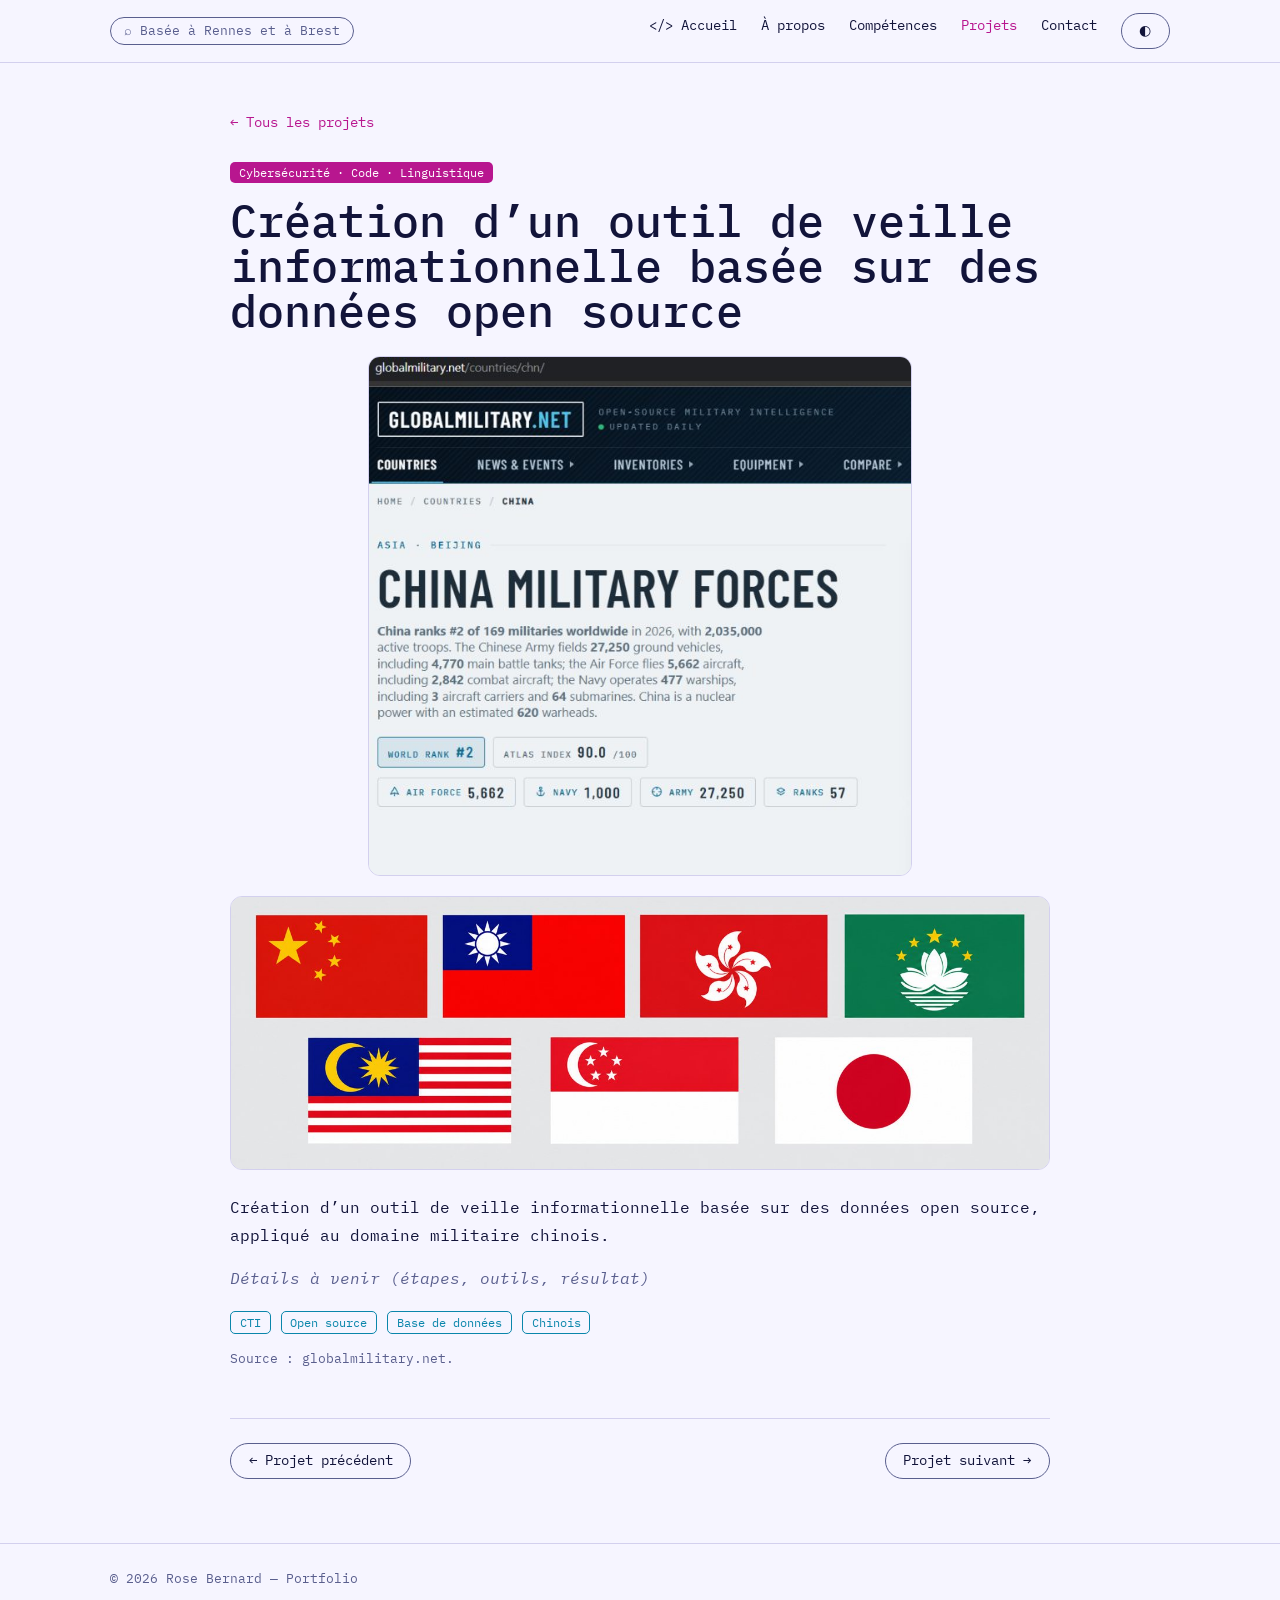
<file: projet-veille.html>
<!DOCTYPE html>
<html lang="fr">
<head>
<meta charset="utf-8">
<meta name="viewport" content="width=device-width, initial-scale=1, viewport-fit=cover">
<title>Création d’un outil de veille informationnelle basée sur des données open source – Rose Bernard</title>
<meta name="description" content="Création d’un outil de veille informationnelle basée sur des données open source, appliqué au domaine militaire chinois.">
<link href="https://fonts.googleapis.com/css2?family=IBM+Plex+Mono:wght@400;500;600&display=swap" rel="stylesheet">
<link rel="stylesheet" href="style.css">
</head>
<body>
<nav class="navbar">
  <div class="container">
    <span class="pill">⌕ Basée à Rennes et à Brest</span>
    <ul class="navbar-nav"><li><a class="nav-link" href="index.html">&lt;/&gt; Accueil</a></li><li><a class="nav-link" href="index.html#apropos">À propos</a></li><li><a class="nav-link" href="index.html#competences">Compétences</a></li><li><a class="nav-link active" href="projets.html">Projets</a></li><li><a class="nav-link" href="index.html#contact">Contact</a></li>
      <li><button class="btn" id="theme" type="button" aria-label="Changer de thème">◐</button></li>
    </ul>
  </div>
</nav>
<main class="container" style="padding:3rem 1.25rem 4rem;max-width:860px">
  <div class="crumb"><a class="acc" href="projets.html">← Tous les projets</a></div>
  <span class="badge">Cybersécurité · Code · Linguistique</span>
  <h1 style="font-size:clamp(1.8rem,5vw,2.8rem);margin:.8rem 0">Création d’un outil de veille informationnelle basée sur des données open source</h1>
  <div class="pcover"><img src="globalmilitary.jpg" alt="Création d’un outil de veille informationnelle basée sur des données open source" loading="lazy"><img src="drapeaux-asie.jpg" alt="Création d’un outil de veille informationnelle basée sur des données open source" loading="lazy"></div>
  <p>Création d’un outil de veille informationnelle basée sur des données open source, appliqué au domaine militaire chinois.</p>
  <p class="mut"><em>Détails à venir (étapes, outils, résultat)</em></p>
  
  <div><span class="badge t">CTI</span> <span class="badge t">Open source</span> <span class="badge t">Base de données</span> <span class="badge t">Chinois</span></div>
  <p class="mut" style="font-size:.8rem">Source : globalmilitary.net.</p>
  <div class="pnav"><a class="btn" href="projet-faille.html">← Projet précédent</a><a class="btn" href="projet-casque.html">Projet suivant →</a></div>
</main>
<footer><div class="container">© 2026 Rose Bernard — Portfolio</div></footer>
<script src="script.js"></script>
</body>
</html>
</file>
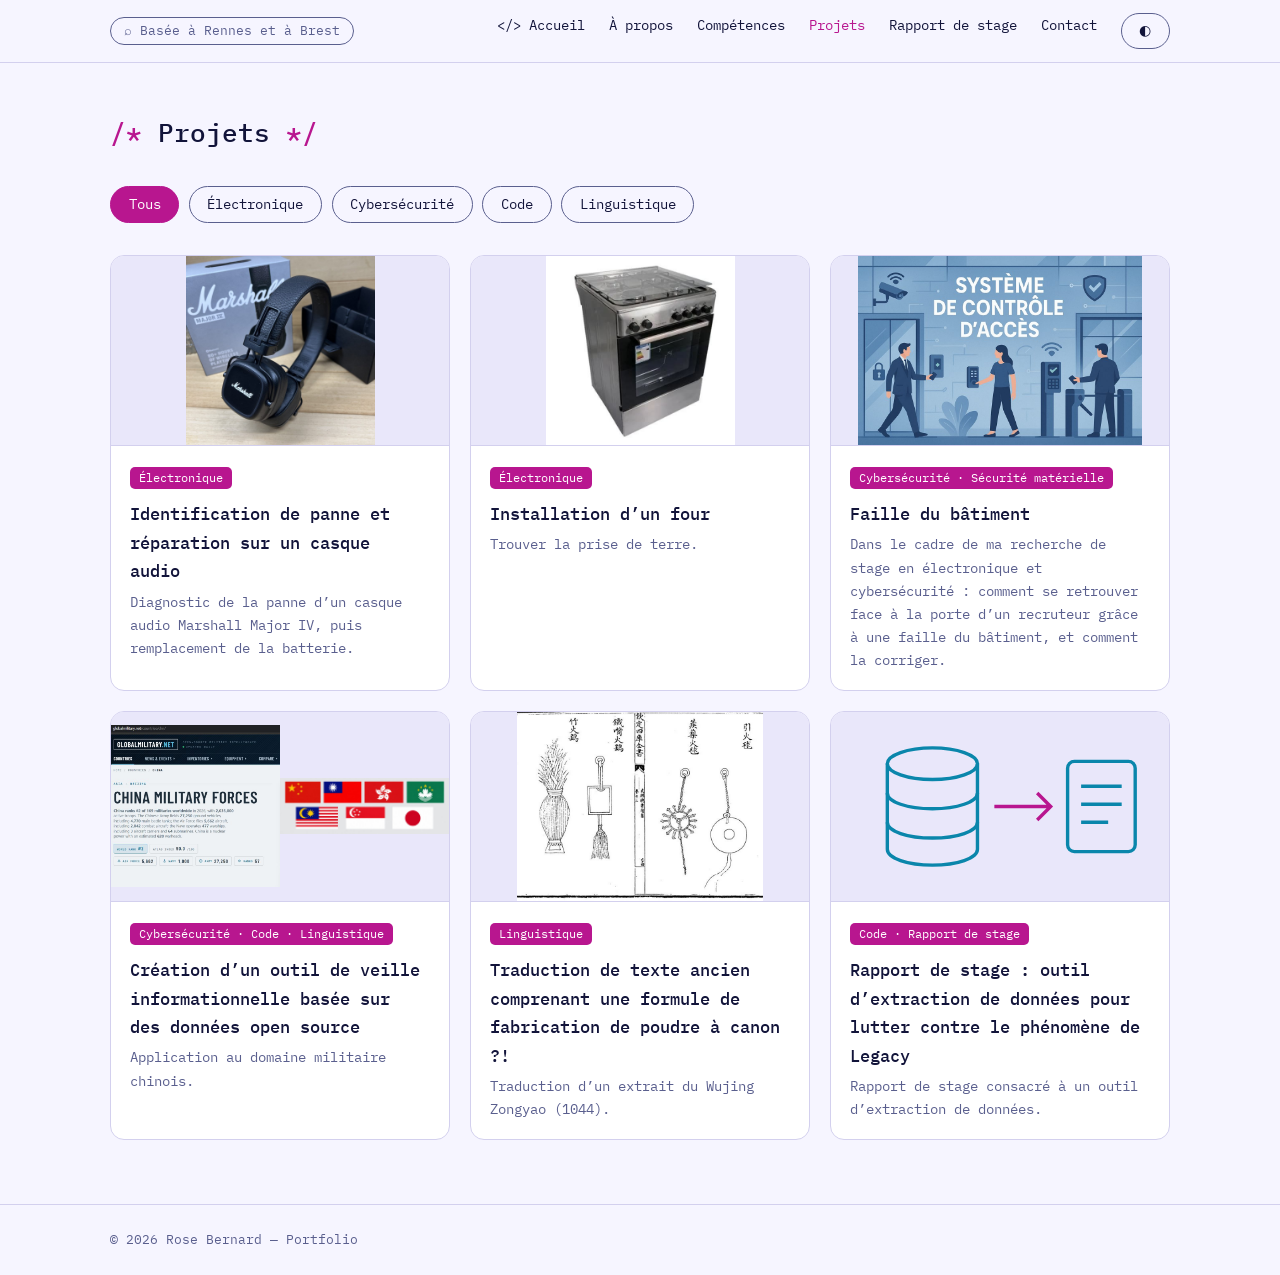
<file: projets.html>
<!DOCTYPE html>
<html lang="fr">
<head>
<meta charset="utf-8">
<meta name="viewport" content="width=device-width, initial-scale=1, viewport-fit=cover">
<title>Projets – Rose Bernard</title>
<meta name="description" content="Portfolio de candidature de Rose Bernard pour les écoles d’ingénieurs : électronique, cybersécurité et linguistique de l’Asie de l’Est.">
<link href="https://fonts.googleapis.com/css2?family=IBM+Plex+Mono:wght@400;500;600&display=swap" rel="stylesheet">
<link rel="stylesheet" href="style.css">
</head>
<body>
<nav class="navbar">
  <div class="container">
    <span class="pill">⌕ Basée à Rennes et à Brest</span>
    <ul class="navbar-nav"><li><a class="nav-link" href="index.html">&lt;/&gt; Accueil</a></li><li><a class="nav-link" href="index.html#apropos">À propos</a></li><li><a class="nav-link" href="index.html#competences">Compétences</a></li><li><a class="nav-link active" href="projets.html">Projets</a></li><li><a class="nav-link" href="rapport-stage.html">Rapport de stage</a></li><li><a class="nav-link" href="index.html#contact">Contact</a></li>
      <li><button class="btn" id="theme" type="button" aria-label="Changer de thème">◐</button></li>
    </ul>
  </div>
</nav>
<main class="container" style="padding:3rem 1.25rem 4rem">
    <h2>Projets</h2>
    <div style="display:flex;gap:.6rem;flex-wrap:wrap;margin-bottom:2rem" id="filters">
      <button class="btn active" data-f="all">Tous</button>
      <button class="btn" data-f="electronique">Électronique</button>
      <button class="btn" data-f="cyber">Cybersécurité</button>
      <button class="btn" data-f="code">Code</button>
      <button class="btn" data-f="linguistique">Linguistique</button>
    </div>
    <div class="row" id="grid">
      <div class="col-md-4" data-c="electronique"><a class="card-link" href="projet-casque.html"><div class="card"><div class="thumb" style="display:flex"><img src="casque-marshall.jpg" alt="Identification de panne et réparation sur un casque audio" loading="lazy"></div><div class="card-body"><span class="badge">Électronique</span><h3>Identification de panne et réparation sur un casque audio</h3><p>Diagnostic de la panne d’un casque audio Marshall Major IV, puis remplacement de la batterie.</p></div></div></a></div>
      <div class="col-md-4" data-c="electronique"><a class="card-link" href="projet-four.html"><div class="card"><div class="thumb" style="display:flex"><img src="four.jpg" alt="Installation d’un four" loading="lazy"></div><div class="card-body"><span class="badge">Électronique</span><h3>Installation d’un four</h3><p>Trouver la prise de terre.</p></div></div></a></div>
      <div class="col-md-4" data-c="cyber"><a class="card-link" href="projet-faille.html"><div class="card"><div class="thumb" style="display:flex"><img src="controle-acces.jpg" alt="Faille du bâtiment" loading="lazy"></div><div class="card-body"><span class="badge">Cybersécurité · Sécurité matérielle</span><h3>Faille du bâtiment</h3><p>Dans le cadre de ma recherche de stage en électronique et cybersécurité : comment se retrouver face à la porte d’un recruteur grâce à une faille du bâtiment, et comment la corriger.</p></div></div></a></div>
      <div class="col-md-4" data-c="code cyber linguistique"><a class="card-link" href="projet-veille.html"><div class="card"><div class="thumb" style="display:flex"><img src="globalmilitary.jpg" alt="Création d’un outil de veille informationnelle basée sur des données open source" loading="lazy"><img src="drapeaux-asie.jpg" alt="Création d’un outil de veille informationnelle basée sur des données open source" loading="lazy"></div><div class="card-body"><span class="badge">Cybersécurité · Code · Linguistique</span><h3>Création d’un outil de veille informationnelle basée sur des données open source</h3><p>Application au domaine militaire chinois.</p></div></div></a></div>
      <div class="col-md-4" data-c="linguistique"><a class="card-link" href="projet-traduction.html"><div class="card"><div class="thumb" style="display:flex"><img src="wujing-illustration.jpg" alt="Illustration du Wujing Zongyao" loading="lazy"></div><div class="card-body"><span class="badge">Linguistique</span><h3>Traduction de texte ancien comprenant une formule de fabrication de poudre à canon ?!</h3><p>Traduction d’un extrait du Wujing Zongyao (1044).</p></div></div></a></div>
      <div class="col-md-4" data-c="code"><a class="card-link" href="rapport-stage.html"><div class="card"><div class="thumb" style="display:flex"><svg viewBox="0 0 300 140" fill="none" stroke-width="3" style="width:100%;height:100%" aria-hidden="true"><g style="stroke:var(--teal)"><path d="M50 32v76c0 8 18 14 40 14s40-6 40-14V32"/><path d="M50 58c0 8 18 14 40 14s40-6 40-14M50 84c0 8 18 14 40 14s40-6 40-14"/><ellipse cx="90" cy="32" rx="40" ry="14"/></g><path style="stroke:var(--acc)" d="M145 70h50m-12-12l12 12-12 12"/><g style="stroke:var(--teal)"><rect x="210" y="30" width="60" height="80" rx="6"/><path d="M222 52h36M222 68h36M222 84h24"/></g></svg></div><div class="card-body"><span class="badge">Code · Rapport de stage</span><h3>Rapport de stage : outil d’extraction de données pour lutter contre le phénomène de Legacy</h3><p>Rapport de stage consacré à un outil d’extraction de données.</p></div></div></a></div>
    </div>
</main>
<footer><div class="container">© 2026 Rose Bernard — Portfolio</div></footer>
<script src="script.js"></script>
</body>
</html>
</file>
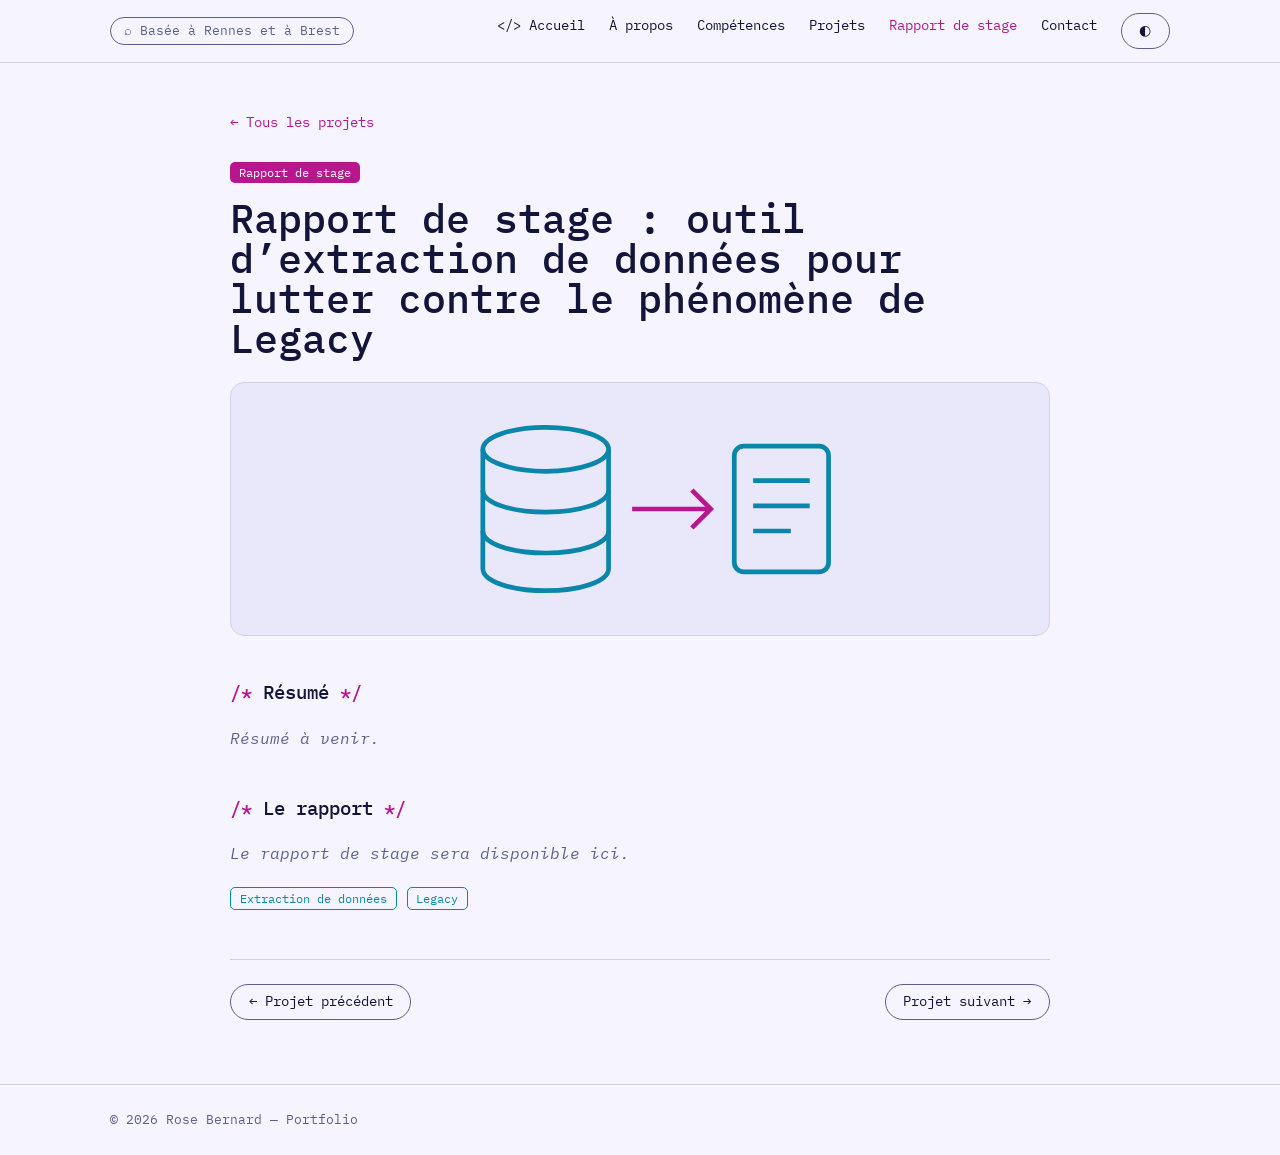
<file: rapport-stage.html>
<!DOCTYPE html>
<html lang="fr">
<head>
<meta charset="utf-8">
<meta name="viewport" content="width=device-width, initial-scale=1, viewport-fit=cover">
<title>Rapport de stage : outil d’extraction de données pour lutter contre le phénomène de Legacy – Rose Bernard</title>
<meta name="description" content="Rapport de stage de Rose Bernard : outil d’extraction de données pour lutter contre le phénomène de Legacy.">
<link href="https://fonts.googleapis.com/css2?family=IBM+Plex+Mono:wght@400;500;600&display=swap" rel="stylesheet">
<link rel="stylesheet" href="style.css">
</head>
<body>
<nav class="navbar">
  <div class="container">
    <span class="pill">⌕ Basée à Rennes et à Brest</span>
    <ul class="navbar-nav"><li><a class="nav-link" href="index.html">&lt;/&gt; Accueil</a></li><li><a class="nav-link" href="index.html#apropos">À propos</a></li><li><a class="nav-link" href="index.html#competences">Compétences</a></li><li><a class="nav-link" href="projets.html">Projets</a></li><li><a class="nav-link active" href="rapport-stage.html">Rapport de stage</a></li><li><a class="nav-link" href="index.html#contact">Contact</a></li>
      <li><button class="btn" id="theme" type="button" aria-label="Changer de thème">◐</button></li>
    </ul>
  </div>
</nav>
<main class="container" style="padding:3rem 1.25rem 4rem;max-width:860px">
  <div class="crumb"><a class="acc" href="projets.html">← Tous les projets</a></div>
  <span class="badge">Rapport de stage</span>
  <h1 style="font-size:clamp(1.6rem,4.5vw,2.5rem);margin:.8rem 0">Rapport de stage : outil d’extraction de données pour lutter contre le phénomène de Legacy</h1>
  <div class="pcover" style="border:1px solid var(--line);border-radius:14px;background:var(--bg2);padding:1rem"><svg viewBox="0 0 300 140" fill="none" stroke-width="3" style="width:100%;height:220px" aria-hidden="true"><g style="stroke:var(--teal)"><path d="M50 32v76c0 8 18 14 40 14s40-6 40-14V32"/><path d="M50 58c0 8 18 14 40 14s40-6 40-14M50 84c0 8 18 14 40 14s40-6 40-14"/><ellipse cx="90" cy="32" rx="40" ry="14"/></g><path style="stroke:var(--acc)" d="M145 70h50m-12-12l12 12-12 12"/><g style="stroke:var(--teal)"><rect x="210" y="30" width="60" height="80" rx="6"/><path d="M222 52h36M222 68h36M222 84h24"/></g></svg></div>
  <h2 style="font-size:1.2rem;margin:2.5rem 0 1rem">Résumé</h2>
  <p class="mut"><em>Résumé à venir.</em></p>
  <h2 style="font-size:1.2rem;margin:2.5rem 0 1rem">Le rapport</h2>
  <p class="mut"><em>Le rapport de stage sera disponible ici.</em></p>
  <div><span class="badge t">Extraction de données</span> <span class="badge t">Legacy</span></div>
  <div class="pnav"><a class="btn" href="projet-traduction.html">← Projet précédent</a><a class="btn" href="projet-casque.html">Projet suivant →</a></div>
</main>
<footer><div class="container">© 2026 Rose Bernard — Portfolio</div></footer>
<script src="script.js"></script>
</body>
</html>
</file>
<file: style.css>
:root{--bg:#070a1c;--bg2:#0d1230;--card:#131a3a;--line:#2b3166;--tx:#eaf0ff;--mut:#9aa6d4;--acc:#e02bb8;--teal:#2fd8ff;
box-sizing:border-box;padding-top:env(safe-area-inset-top,0px);padding-bottom:env(safe-area-inset-bottom,0px)}
@media (prefers-color-scheme:light){:root:not([data-theme="dark"]){--bg:#f6f5ff;--bg2:#e9e7fa;--card:#fff;--line:#d3d0ee;--tx:#12143a;--mut:#5a5f8e;--acc:#b8168f;--teal:#0a86ab}}
:root[data-theme="dark"]{--bg:#070a1c}
*,*::before,*::after{box-sizing:inherit}
html{scroll-behavior:smooth;scroll-padding-top:70px}
body{margin:0;background:var(--bg);color:var(--tx);font-family:"IBM Plex Mono","Courier New",monospace;line-height:1.7}
a{color:inherit;text-decoration:none}
/* mini-grille compatible Bootstrap */
.container{width:100%;max-width:1100px;margin:0 auto;padding:0 1.25rem}
.row{display:grid;grid-template-columns:repeat(12,1fr);gap:1.25rem}
.row>*{grid-column:span 12}
@media(min-width:768px){.col-md-4{grid-column:span 4}.col-md-5{grid-column:span 5}.col-md-7{grid-column:span 7}.col-md-6{grid-column:span 6}}
.navbar{position:sticky;top:0;z-index:10;background:color-mix(in srgb,var(--bg) 92%,transparent);backdrop-filter:blur(6px);border-bottom:1px solid var(--line);padding-top:env(safe-area-inset-top,0px)}
.navbar .container{display:flex;justify-content:space-between;align-items:center;flex-wrap:wrap;padding-top:.8rem;padding-bottom:.8rem;gap:.5rem}
.navbar-nav{display:flex;gap:1.5rem;flex-wrap:wrap;margin:0;padding:0;list-style:none;font-size:.9rem}
.nav-link:hover{color:var(--acc)}
.pill{border:1px solid var(--mut);border-radius:99px;padding:.15rem .8rem;font-size:.8rem;color:var(--mut)}
.btn{display:inline-block;border:1px solid var(--mut);border-radius:99px;padding:.35rem 1.1rem;background:none;color:var(--tx);font:inherit;font-size:.85rem;cursor:pointer}
.btn:hover,.btn.active{background:var(--acc);border-color:var(--acc);color:#fff}
.card{background:var(--card);border:1px solid var(--line);border-radius:14px;overflow:hidden;height:100%}
.card-body{padding:1.1rem 1.2rem}
.badge{display:inline-block;font-size:.72rem;padding:.05rem .55rem;border-radius:5px;background:var(--acc);color:#fff}
.badge.t{background:transparent;border:1px solid var(--teal);color:var(--teal)}
section{padding:5rem 0;border-top:1px solid var(--line)}
.hero{min-height:88vh;display:flex;flex-direction:column;justify-content:space-between;padding:3rem 0 2rem;border:0}
.band{border-top:1px solid var(--line);border-bottom:1px solid var(--line);padding:2rem 0;margin:3rem 0}
h1{font-size:clamp(3rem,11vw,7.5rem);font-weight:500;margin:0;line-height:1}
h2{font-size:1.6rem;font-weight:500;margin:0 0 2rem}
h2::before{content:"/* ";color:var(--acc)}h2::after{content:" */";color:var(--acc)}
.role{color:var(--acc);font-size:1.4rem}.yr{color:var(--teal)}
.tag{color:var(--acc);font-size:.8rem}
.mut{color:var(--mut)}.teal{color:var(--teal)}.acc{color:var(--acc)}
.big{font-size:2rem;font-weight:500}
.thumb{height:140px;display:grid;place-items:center;font-size:2.4rem;background:linear-gradient(135deg,var(--bg2),var(--card));border-bottom:1px solid var(--line);color:var(--teal)}
.card h3{margin:.6rem 0 .3rem;font-size:1.05rem;font-weight:500}
.card p{margin:0;font-size:.85rem;color:var(--mut)}
.hide{display:none}
footer{border-top:1px solid var(--line);padding:1.5rem 0;color:var(--mut);font-size:.8rem}
.stats{display:flex;gap:2rem;flex-wrap:wrap}
:root[data-theme="light"]{--bg:#f6f5ff;--bg2:#e9e7fa;--card:#fff;--line:#d3d0ee;--tx:#12143a;--mut:#5a5f8e;--acc:#b8168f;--teal:#0a86ab}
#grid .card{cursor:pointer;transition:transform .15s,border-color .15s}
#grid .card:hover,#grid .card:focus-visible{transform:translateY(-3px);border-color:var(--acc);outline:0}
.thumb svg{width:100%;height:100%}
dialog{background:var(--card);color:var(--tx);border:1px solid var(--line);border-radius:16px;padding:0;width:min(640px,92vw);max-height:88vh;overflow:auto;font-family:inherit}
dialog::backdrop{background:rgba(5,12,22,.75)}
.dlg-img{height:200px;border-bottom:1px solid var(--line);background:linear-gradient(135deg,var(--bg2),var(--card))}
.dlg-img svg{width:100%;height:100%}
.dlg-b{padding:1.4rem 1.6rem}
.dlg-b h3{font-size:1.4rem;font-weight:500;margin:.6rem 0}
.dlg-b ul{padding-left:1.1rem;color:var(--mut);font-size:.9rem}
.dlg-x{float:right;margin:.8rem}
#dinl img{display:block;width:100%;max-height:420px;object-fit:cover;object-position:center 35%;border-radius:10px;border:1px solid var(--line);margin:1rem 0}
.thumb img,.dlg-img img{flex:1;min-width:0;height:100%;object-fit:cover;object-position:top}

.nav-link.active{color:var(--acc)}
.card-link{display:block;height:100%}
.crumb{font-size:.85rem;margin-bottom:1.5rem}
.pcover{display:flex;border:1px solid var(--line);border-radius:14px;overflow:hidden;margin:1.5rem 0;max-height:420px}
.pcover img{flex:1;min-width:0;width:100%;object-fit:cover;object-position:top}
.steps{list-style:none;padding:0;margin:1.5rem 0}
.steps li{border-left:2px solid var(--acc);padding:.2rem 0 .2rem 1rem;margin:.9rem 0}
img.inl{display:block;width:100%;max-height:460px;object-fit:cover;object-position:center 35%;border-radius:12px;border:1px solid var(--line);margin:1.5rem 0}
.pnav{display:flex;justify-content:space-between;gap:1rem;flex-wrap:wrap;margin-top:3rem;padding-top:1.5rem;border-top:1px solid var(--line)}

.hero2{background-image:radial-gradient(var(--line) 1px,transparent 1px);background-size:28px 28px}
.hero2 .hero-grid{display:grid;grid-template-columns:1.25fr 1fr;gap:2.5rem;align-items:center;flex:1}
.hi{font-size:clamp(2.2rem,6.5vw,4.6rem);line-height:1.1;margin:.4rem 0 1rem}
.hero2 .role{font-size:clamp(1rem,2.4vw,1.35rem)}
.ph{filter:drop-shadow(0 12px 32px rgba(224,43,184,.35))}
.ph img{display:block;width:100%;aspect-ratio:1;object-fit:cover;object-position:center;clip-path:polygon(18% 3%,88% 20%,100% 62%,68% 98%,7% 82%,0 33%)}
.btn-primary{background:var(--acc);border-color:var(--acc);color:#fff}
.btn-primary:hover{filter:brightness(1.1)}
.soc{display:flex;gap:.8rem;margin-top:2.2rem}
.soc a{display:grid;place-items:center;width:2.4rem;height:2.4rem;border:1px solid var(--mut);border-radius:50%;font-size:.9rem;font-weight:600}
.soc a:hover{border-color:var(--acc);color:var(--acc)}
@media(max-width:767px){.hero2 .hero-grid{grid-template-columns:1fr}.ph{order:-1;max-width:300px;margin:0 auto}}

.ph .art{aspect-ratio:1;display:grid;place-items:center;background:linear-gradient(135deg,var(--bg2),var(--card));clip-path:polygon(18% 3%,88% 20%,100% 62%,68% 98%,7% 82%,0 33%)}
.ph .art svg{width:100%;height:100%}
.ph .s1{stroke:var(--teal)}.ph .s2{stroke:var(--acc)}.ph .f1 circle{fill:var(--teal)}.ph .t1{fill:var(--acc)}.ph .t2{fill:var(--teal)}

.ph{max-width:440px;margin-left:auto;filter:drop-shadow(0 0 28px rgba(47,216,255,.3))}
.ph .art{clip-path:none;border-radius:50%;overflow:hidden;border:2px solid var(--teal)}
.banner{border-top:1px solid var(--line);border-bottom:1px solid var(--line)}
.banner img{display:block;width:100%;max-height:280px;object-fit:cover}
@media(max-width:767px){.ph{margin:0 auto}}

.hero2{background-image:radial-gradient(circle at 88% 15%,rgba(224,43,184,.2),transparent 45%),radial-gradient(circle at 8% 92%,rgba(47,216,255,.15),transparent 45%),radial-gradient(var(--line) 1px,transparent 1px);background-size:auto,auto,28px 28px}
.thumb{height:190px;background:var(--bg2)}
.thumb img{object-fit:contain;object-position:center;background:var(--bg2)}
.pcover{display:grid;gap:1.2rem;border:0;border-radius:0;overflow:visible;max-height:none;background:none}
.pcover img{display:block;flex:none;width:auto;height:auto;max-width:100%;max-height:520px;margin:0 auto;object-fit:contain;border:1px solid var(--line);border-radius:12px}
img.inl{width:auto;max-width:100%;height:auto;max-height:560px;margin:1.5rem auto;object-fit:contain}
.banner img{height:auto;max-height:340px}
</file>
